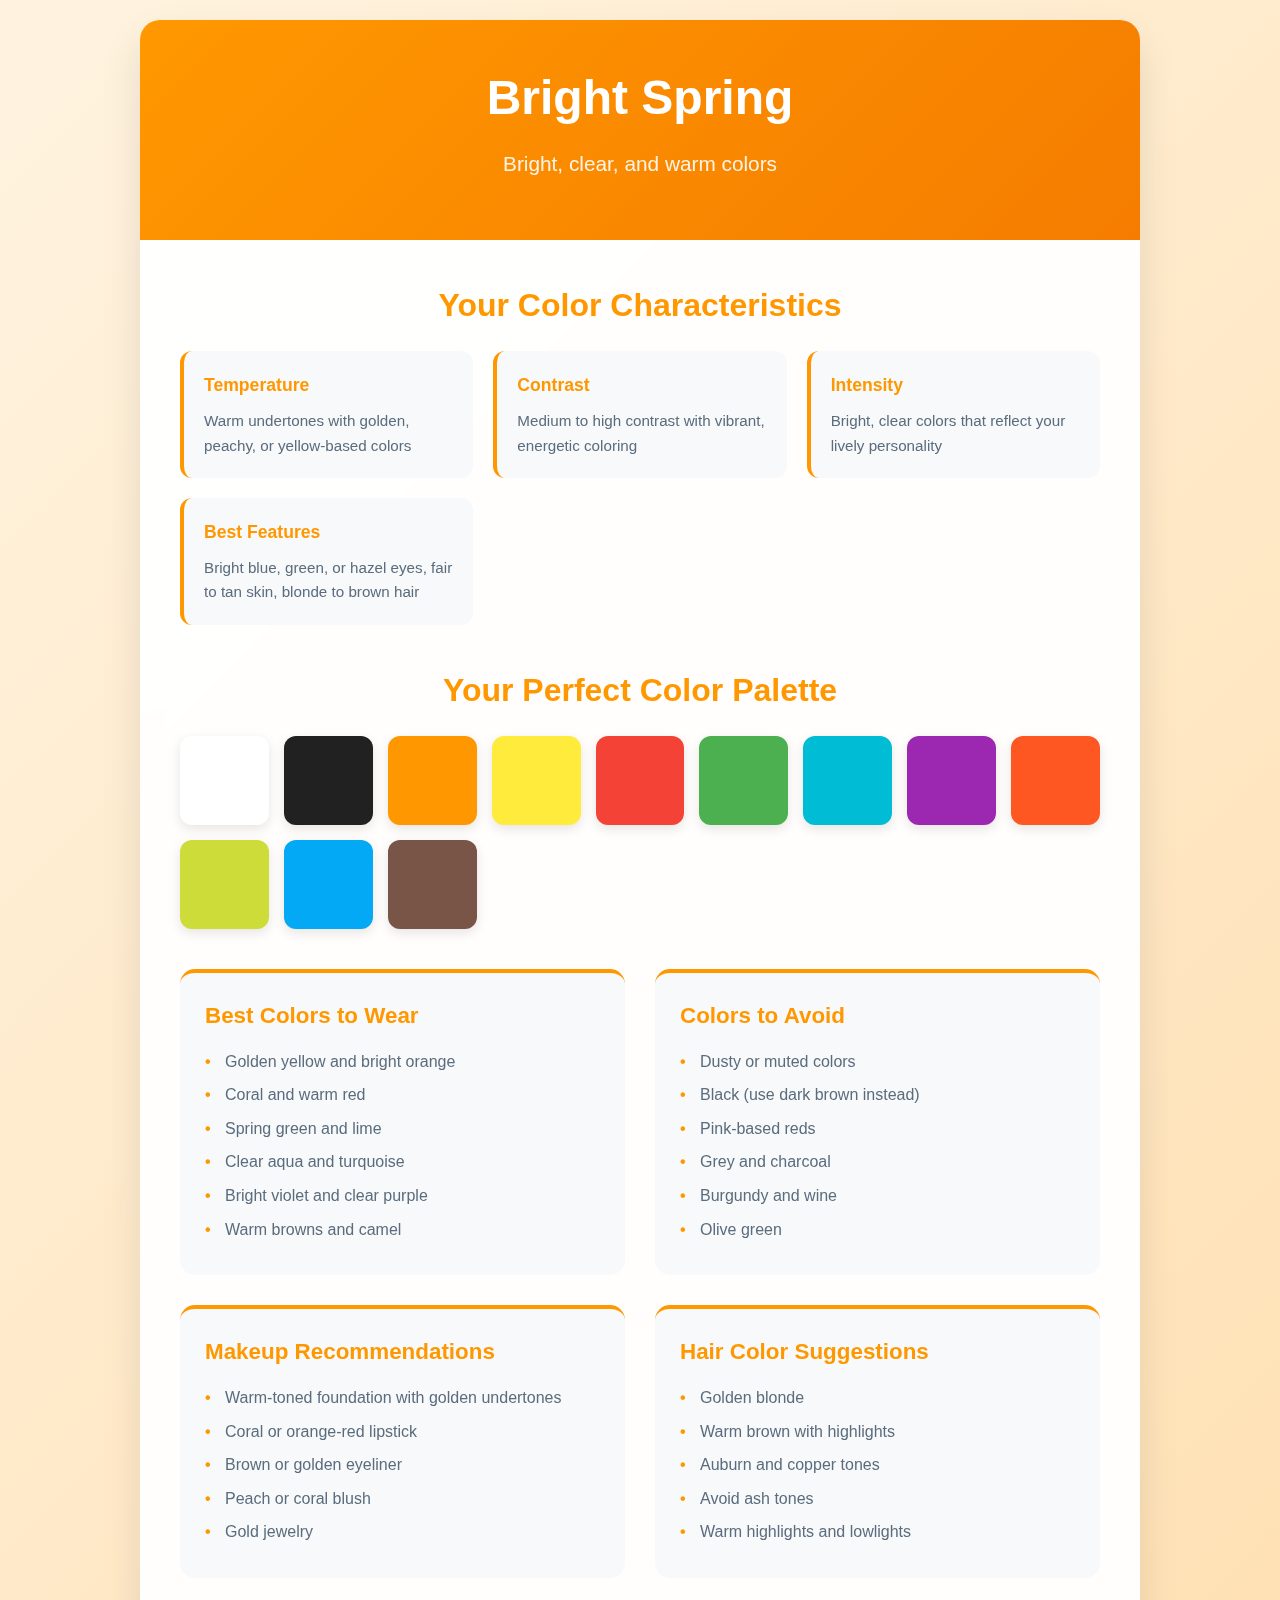
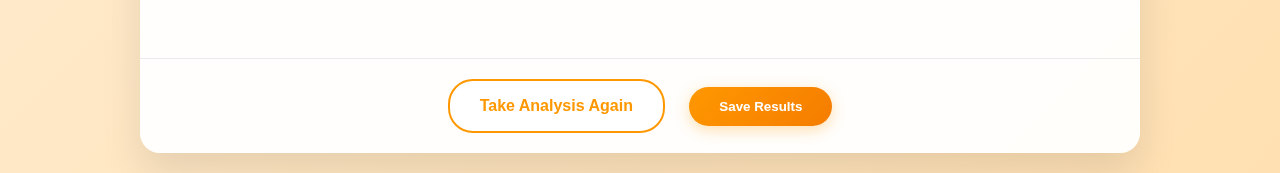
<file: bright-spring.html>
<!DOCTYPE html>
<html lang="en">
<head>
  <meta charset="UTF-8">
  <meta name="viewport" content="width=device-width, initial-scale=1.0">
  <title>Bright Spring - Your Color Analysis Results</title>
  <link rel="stylesheet" href="result-styles.css">
  <style>
    :root {
      --primary-color: #ff9800;
      --secondary-color: #f57c00;
      --primary-bg: #fff3e0;
      --secondary-bg: #ffe0b2;
      --primary-rgb: 255, 152, 0;
    }
  </style>
</head>
<body>
  <div class="result-container">
    <div class="header">
      <h1>Bright Spring</h1>
      <p class="subtitle">Bright, clear, and warm colors</p>
      <div class="user-colors" id="userColors"></div>
    </div>
    
    <div class="content">
      <div class="characteristics">
        <h2>Your Color Characteristics</h2>
        <div class="char-grid">
          <div class="char-item">
            <h3>Temperature</h3>
            <p>Warm undertones with golden, peachy, or yellow-based colors</p>
          </div>
          <div class="char-item">
            <h3>Contrast</h3>
            <p>Medium to high contrast with vibrant, energetic coloring</p>
          </div>
          <div class="char-item">
            <h3>Intensity</h3>
            <p>Bright, clear colors that reflect your lively personality</p>
          </div>
          <div class="char-item">
            <h3>Best Features</h3>
            <p>Bright blue, green, or hazel eyes, fair to tan skin, blonde to brown hair</p>
          </div>
        </div>
      </div>

      <div class="color-palette">
        <h2>Your Perfect Color Palette</h2>
        <div class="palette-grid">
          <div class="color-swatch" style="background-color: #ffffff" data-color="Bright White"></div>
          <div class="color-swatch" style="background-color: #212121" data-color="Black Brown"></div>
          <div class="color-swatch" style="background-color: #ff9800" data-color="Bright Orange"></div>
          <div class="color-swatch" style="background-color: #ffeb3b" data-color="Golden Yellow"></div>
          <div class="color-swatch" style="background-color: #f44336" data-color="Coral Red"></div>
          <div class="color-swatch" style="background-color: #4caf50" data-color="Spring Green"></div>
          <div class="color-swatch" style="background-color: #00bcd4" data-color="Aqua Blue"></div>
          <div class="color-swatch" style="background-color: #9c27b0" data-color="Bright Violet"></div>
          <div class="color-swatch" style="background-color: #ff5722" data-color="Warm Red"></div>
          <div class="color-swatch" style="background-color: #cddc39" data-color="Lime Green"></div>
          <div class="color-swatch" style="background-color: #03a9f4" data-color="Clear Blue"></div>
          <div class="color-swatch" style="background-color: #795548" data-color="Warm Brown"></div>
        </div>
      </div>

      <div class="recommendations">
        <div class="recommendation-section">
          <h3>Best Colors to Wear</h3>
          <ul>
            <li>Golden yellow and bright orange</li>
            <li>Coral and warm red</li>
            <li>Spring green and lime</li>
            <li>Clear aqua and turquoise</li>
            <li>Bright violet and clear purple</li>
            <li>Warm browns and camel</li>
          </ul>
        </div>
        
        <div class="recommendation-section">
          <h3>Colors to Avoid</h3>
          <ul>
            <li>Dusty or muted colors</li>
            <li>Black (use dark brown instead)</li>
            <li>Pink-based reds</li>
            <li>Grey and charcoal</li>
            <li>Burgundy and wine</li>
            <li>Olive green</li>
          </ul>
        </div>
        
        <div class="recommendation-section">
          <h3>Makeup Recommendations</h3>
          <ul>
            <li>Warm-toned foundation with golden undertones</li>
            <li>Coral or orange-red lipstick</li>
            <li>Brown or golden eyeliner</li>
            <li>Peach or coral blush</li>
            <li>Gold jewelry</li>
          </ul>
        </div>
        
        <div class="recommendation-section">
          <h3>Hair Color Suggestions</h3>
          <ul>
            <li>Golden blonde</li>
            <li>Warm brown with highlights</li>
            <li>Auburn and copper tones</li>
            <li>Avoid ash tones</li>
            <li>Warm highlights and lowlights</li>
          </ul>
        </div>
      </div>
    </div>
    
    <div class="actions">
      <a href="index.html" class="btn btn-secondary">Take Analysis Again</a>
      <button onclick="window.print()" class="btn btn-primary">Save Results</button>
    </div>
  </div>

  <script>
    const userColors = JSON.parse(localStorage.getItem('userColors') || '{}');
    const userColorsDiv = document.getElementById('userColors');
    
    if (userColors.skin && userColors.eyes && userColors.hair) {
      userColorsDiv.innerHTML = `
        <div class="user-color" style="background-color: ${userColors.skin}" title="Your Skin Tone"></div>
        <div class="user-color" style="background-color: ${userColors.eyes}" title="Your Eye Color"></div>
        <div class="user-color" style="background-color: ${userColors.hair}" title="Your Hair Color"></div>
      `;
    }
  </script>
</body>
</html>
</file>
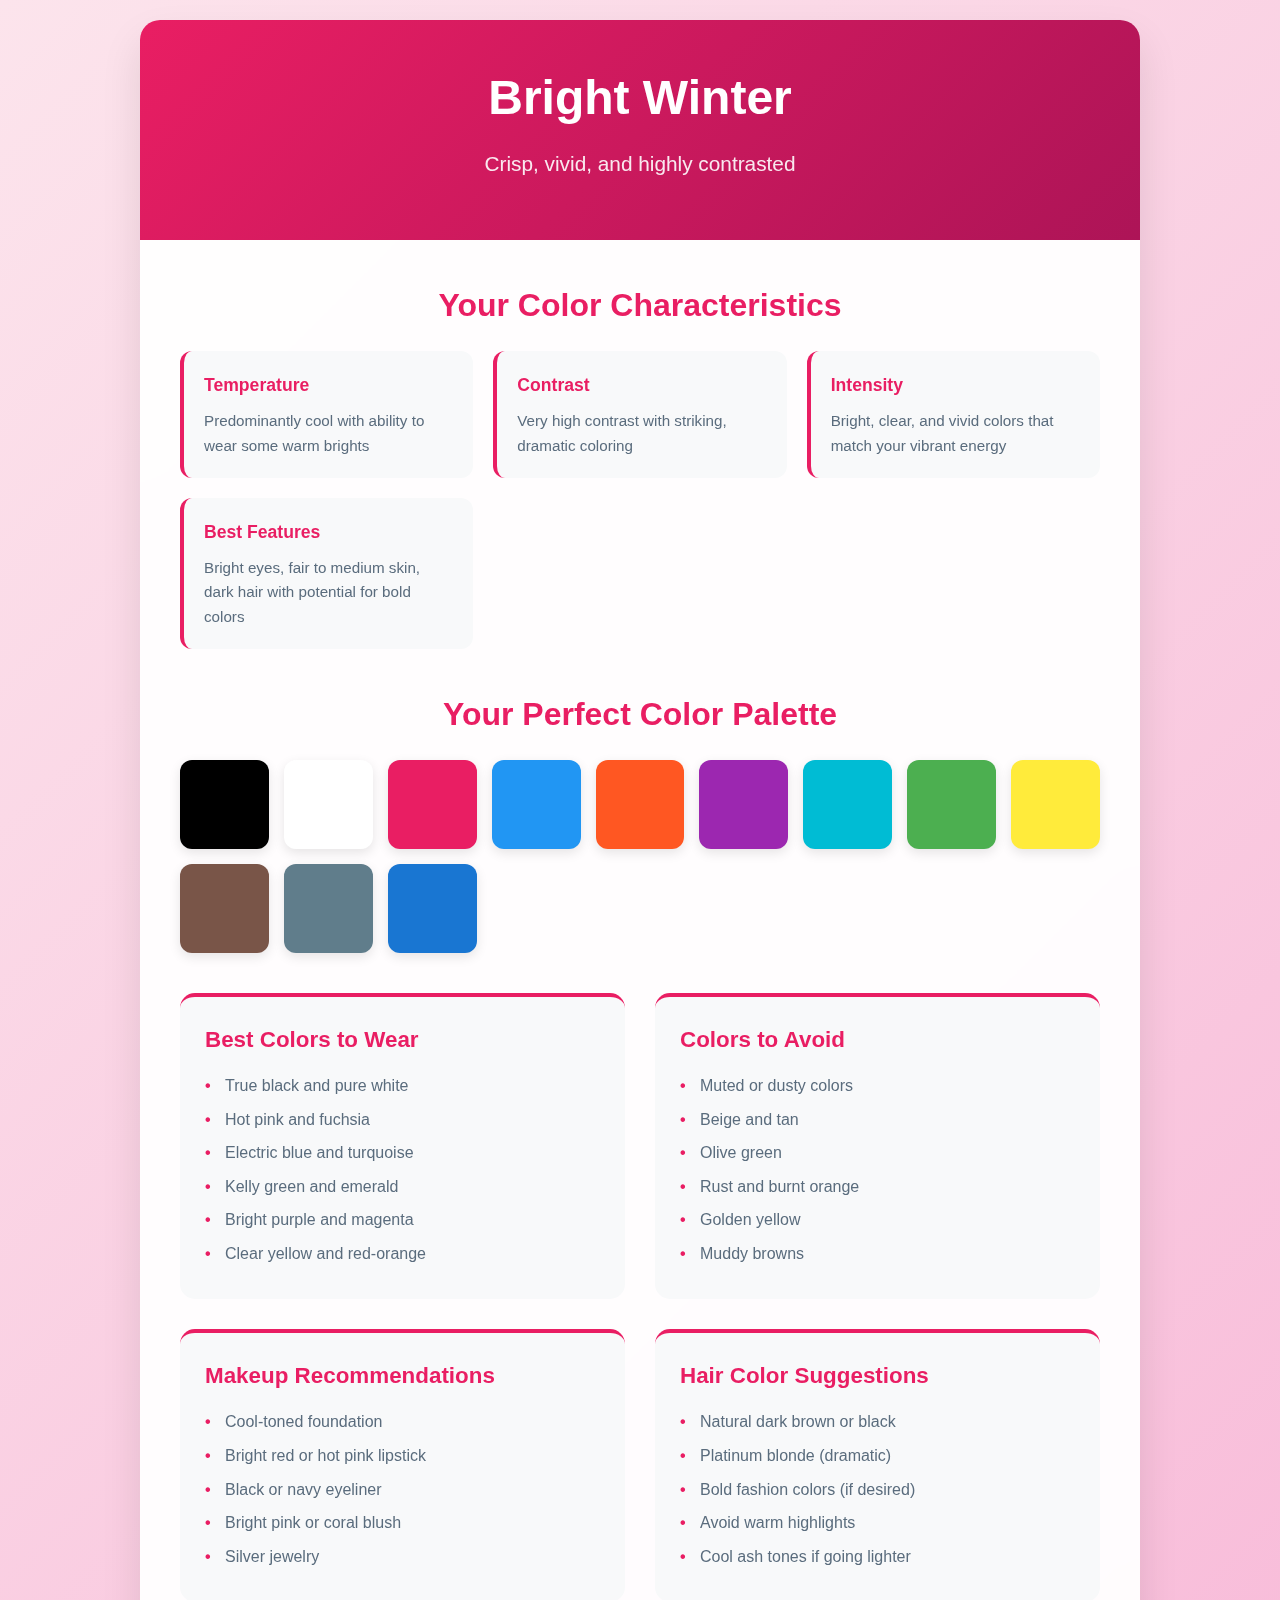
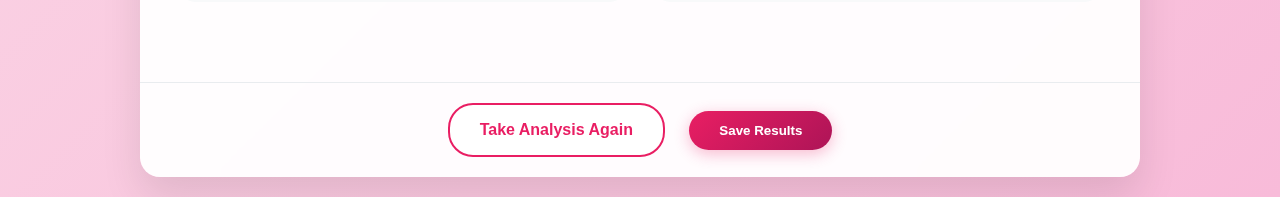
<file: bright-winter.html>
<!DOCTYPE html>
<html lang="en">
<head>
  <meta charset="UTF-8">
  <meta name="viewport" content="width=device-width, initial-scale=1.0">
  <title>Bright Winter - Your Color Analysis Results</title>
  <link rel="stylesheet" href="result-styles.css">
  <style>
    :root {
      --primary-color: #e91e63;
      --secondary-color: #ad1457;
      --primary-bg: #fce4ec;
      --secondary-bg: #f8bbd9;
      --primary-rgb: 233, 30, 99;
    }
  </style>
</head>
<body>
  <div class="result-container">
    <div class="header">
      <h1>Bright Winter</h1>
      <p class="subtitle">Crisp, vivid, and highly contrasted</p>
      <div class="user-colors" id="userColors"></div>
    </div>
    
    <div class="content">
      <div class="characteristics">
        <h2>Your Color Characteristics</h2>
        <div class="char-grid">
          <div class="char-item">
            <h3>Temperature</h3>
            <p>Predominantly cool with ability to wear some warm brights</p>
          </div>
          <div class="char-item">
            <h3>Contrast</h3>
            <p>Very high contrast with striking, dramatic coloring</p>
          </div>
          <div class="char-item">
            <h3>Intensity</h3>
            <p>Bright, clear, and vivid colors that match your vibrant energy</p>
          </div>
          <div class="char-item">
            <h3>Best Features</h3>
            <p>Bright eyes, fair to medium skin, dark hair with potential for bold colors</p>
          </div>
        </div>
      </div>

      <div class="color-palette">
        <h2>Your Perfect Color Palette</h2>
        <div class="palette-grid">
          <div class="color-swatch" style="background-color: #000000" data-color="True Black"></div>
          <div class="color-swatch" style="background-color: #FFFFFF" data-color="Pure White"></div>
          <div class="color-swatch" style="background-color: #e91e63" data-color="Hot Pink"></div>
          <div class="color-swatch" style="background-color: #2196f3" data-color="Electric Blue"></div>
          <div class="color-swatch" style="background-color: #ff5722" data-color="Red Orange"></div>
          <div class="color-swatch" style="background-color: #9c27b0" data-color="Bright Purple"></div>
          <div class="color-swatch" style="background-color: #00bcd4" data-color="Turquoise"></div>
          <div class="color-swatch" style="background-color: #4caf50" data-color="Kelly Green"></div>
          <div class="color-swatch" style="background-color: #ffeb3b" data-color="Bright Yellow"></div>
          <div class="color-swatch" style="background-color: #795548" data-color="Chocolate Brown"></div>
          <div class="color-swatch" style="background-color: #607d8b" data-color="Steel Grey"></div>
          <div class="color-swatch" style="background-color: #1976d2" data-color="Cobalt Blue"></div>
        </div>
      </div>

      <div class="recommendations">
        <div class="recommendation-section">
          <h3>Best Colors to Wear</h3>
          <ul>
            <li>True black and pure white</li>
            <li>Hot pink and fuchsia</li>
            <li>Electric blue and turquoise</li>
            <li>Kelly green and emerald</li>
            <li>Bright purple and magenta</li>
            <li>Clear yellow and red-orange</li>
          </ul>
        </div>
        
        <div class="recommendation-section">
          <h3>Colors to Avoid</h3>
          <ul>
            <li>Muted or dusty colors</li>
            <li>Beige and tan</li>
            <li>Olive green</li>
            <li>Rust and burnt orange</li>
            <li>Golden yellow</li>
            <li>Muddy browns</li>
          </ul>
        </div>
        
        <div class="recommendation-section">
          <h3>Makeup Recommendations</h3>
          <ul>
            <li>Cool-toned foundation</li>
            <li>Bright red or hot pink lipstick</li>
            <li>Black or navy eyeliner</li>
            <li>Bright pink or coral blush</li>
            <li>Silver jewelry</li>
          </ul>
        </div>
        
        <div class="recommendation-section">
          <h3>Hair Color Suggestions</h3>
          <ul>
            <li>Natural dark brown or black</li>
            <li>Platinum blonde (dramatic)</li>
            <li>Bold fashion colors (if desired)</li>
            <li>Avoid warm highlights</li>
            <li>Cool ash tones if going lighter</li>
          </ul>
        </div>
      </div>
    </div>
    
    <div class="actions">
      <a href="index.html" class="btn btn-secondary">Take Analysis Again</a>
      <button onclick="window.print()" class="btn btn-primary">Save Results</button>
    </div>
  </div>

  <script>
    const userColors = JSON.parse(localStorage.getItem('userColors') || '{}');
    const userColorsDiv = document.getElementById('userColors');
    
    if (userColors.skin && userColors.eyes && userColors.hair) {
      userColorsDiv.innerHTML = `
        <div class="user-color" style="background-color: ${userColors.skin}" title="Your Skin Tone"></div>
        <div class="user-color" style="background-color: ${userColors.eyes}" title="Your Eye Color"></div>
        <div class="user-color" style="background-color: ${userColors.hair}" title="Your Hair Color"></div>
      `;
    }
  </script>
</body>
</html>
</file>
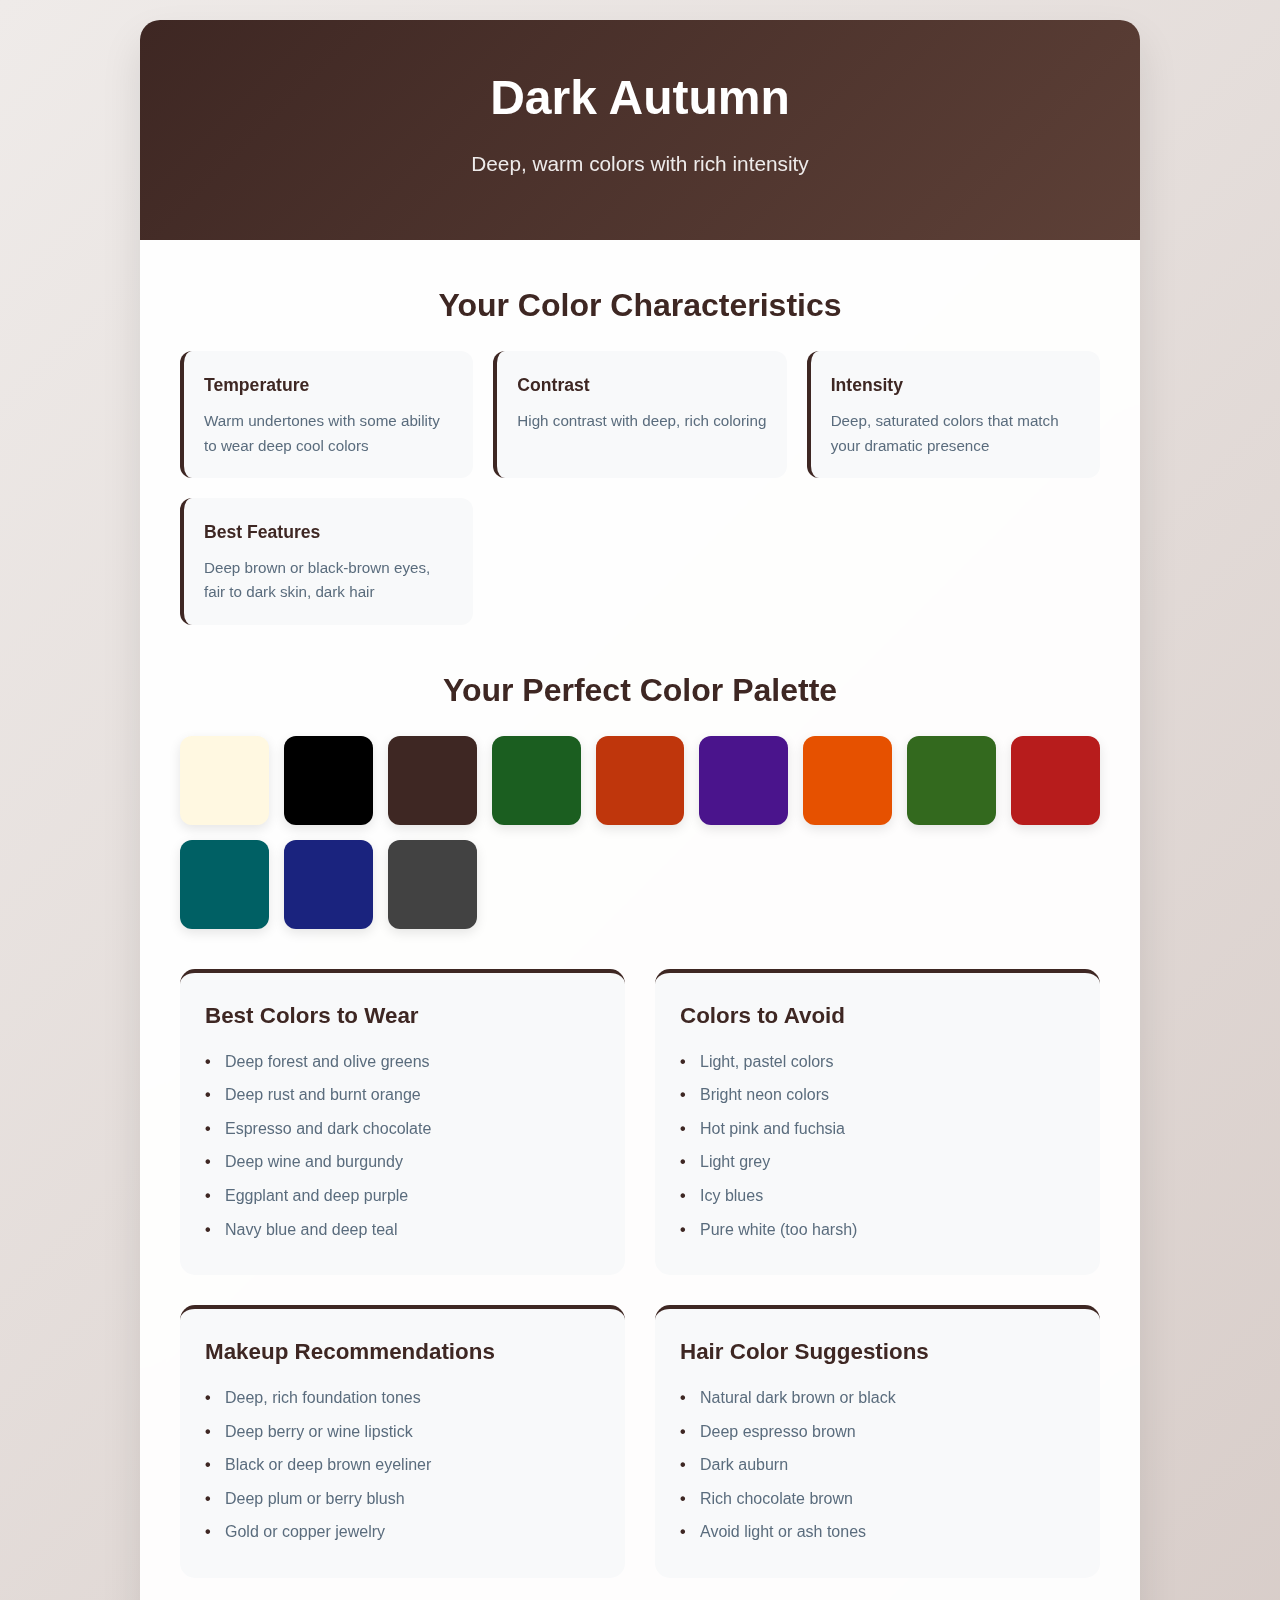
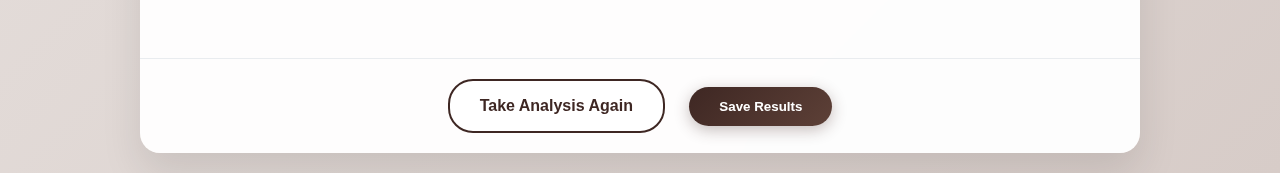
<file: dark-autumn.html>
<!DOCTYPE html>
<html lang="en">
<head>
  <meta charset="UTF-8">
  <meta name="viewport" content="width=device-width, initial-scale=1.0">
  <title>Dark Autumn - Your Color Analysis Results</title>
  <link rel="stylesheet" href="result-styles.css">
  <style>
    :root {
      --primary-color: #3e2723;
      --secondary-color: #5d4037;
      --primary-bg: #efebe9;
      --secondary-bg: #d7ccc8;
      --primary-rgb: 62, 39, 35;
    }
  </style>
</head>
<body>
  <div class="result-container">
    <div class="header">
      <h1>Dark Autumn</h1>
      <p class="subtitle">Deep, warm colors with rich intensity</p>
      <div class="user-colors" id="userColors"></div>
    </div>
    
    <div class="content">
      <div class="characteristics">
        <h2>Your Color Characteristics</h2>
        <div class="char-grid">
          <div class="char-item">
            <h3>Temperature</h3>
            <p>Warm undertones with some ability to wear deep cool colors</p>
          </div>
          <div class="char-item">
            <h3>Contrast</h3>
            <p>High contrast with deep, rich coloring</p>
          </div>
          <div class="char-item">
            <h3>Intensity</h3>
            <p>Deep, saturated colors that match your dramatic presence</p>
          </div>
          <div class="char-item">
            <h3>Best Features</h3>
            <p>Deep brown or black-brown eyes, fair to dark skin, dark hair</p>
          </div>
        </div>
      </div>

      <div class="color-palette">
        <h2>Your Perfect Color Palette</h2>
        <div class="palette-grid">
          <div class="color-swatch" style="background-color: #fff8e1" data-color="Cream"></div>
          <div class="color-swatch" style="background-color: #000000" data-color="True Black"></div>
          <div class="color-swatch" style="background-color: #3e2723" data-color="Espresso"></div>
          <div class="color-swatch" style="background-color: #1b5e20" data-color="Deep Forest"></div>
          <div class="color-swatch" style="background-color: #bf360c" data-color="Deep Rust"></div>
          <div class="color-swatch" style="background-color: #4a148c" data-color="Eggplant"></div>
          <div class="color-swatch" style="background-color: #e65100" data-color="Burnt Orange"></div>
          <div class="color-swatch" style="background-color: #33691e" data-color="Deep Olive"></div>
          <div class="color-swatch" style="background-color: #b71c1c" data-color="Deep Wine"></div>
          <div class="color-swatch" style="background-color: #006064" data-color="Deep Teal"></div>
          <div class="color-swatch" style="background-color: #1a237e" data-color="Navy Blue"></div>
          <div class="color-swatch" style="background-color: #424242" data-color="Charcoal"></div>
        </div>
      </div>

      <div class="recommendations">
        <div class="recommendation-section">
          <h3>Best Colors to Wear</h3>
          <ul>
            <li>Deep forest and olive greens</li>
            <li>Deep rust and burnt orange</li>
            <li>Espresso and dark chocolate</li>
            <li>Deep wine and burgundy</li>
            <li>Eggplant and deep purple</li>
            <li>Navy blue and deep teal</li>
          </ul>
        </div>
        
        <div class="recommendation-section">
          <h3>Colors to Avoid</h3>
          <ul>
            <li>Light, pastel colors</li>
            <li>Bright neon colors</li>
            <li>Hot pink and fuchsia</li>
            <li>Light grey</li>
            <li>Icy blues</li>
            <li>Pure white (too harsh)</li>
          </ul>
        </div>
        
        <div class="recommendation-section">
          <h3>Makeup Recommendations</h3>
          <ul>
            <li>Deep, rich foundation tones</li>
            <li>Deep berry or wine lipstick</li>
            <li>Black or deep brown eyeliner</li>
            <li>Deep plum or berry blush</li>
            <li>Gold or copper jewelry</li>
          </ul>
        </div>
        
        <div class="recommendation-section">
          <h3>Hair Color Suggestions</h3>
          <ul>
            <li>Natural dark brown or black</li>
            <li>Deep espresso brown</li>
            <li>Dark auburn</li>
            <li>Rich chocolate brown</li>
            <li>Avoid light or ash tones</li>
          </ul>
        </div>
      </div>
    </div>
    
    <div class="actions">
      <a href="index.html" class="btn btn-secondary">Take Analysis Again</a>
      <button onclick="window.print()" class="btn btn-primary">Save Results</button>
    </div>
  </div>

  <script>
    const userColors = JSON.parse(localStorage.getItem('userColors') || '{}');
    const userColorsDiv = document.getElementById('userColors');
    
    if (userColors.skin && userColors.eyes && userColors.hair) {
      userColorsDiv.innerHTML = `
        <div class="user-color" style="background-color: ${userColors.skin}" title="Your Skin Tone"></div>
        <div class="user-color" style="background-color: ${userColors.eyes}" title="Your Eye Color"></div>
        <div class="user-color" style="background-color: ${userColors.hair}" title="Your Hair Color"></div>
      `;
    }
  </script>
</body>
</html>
</file>
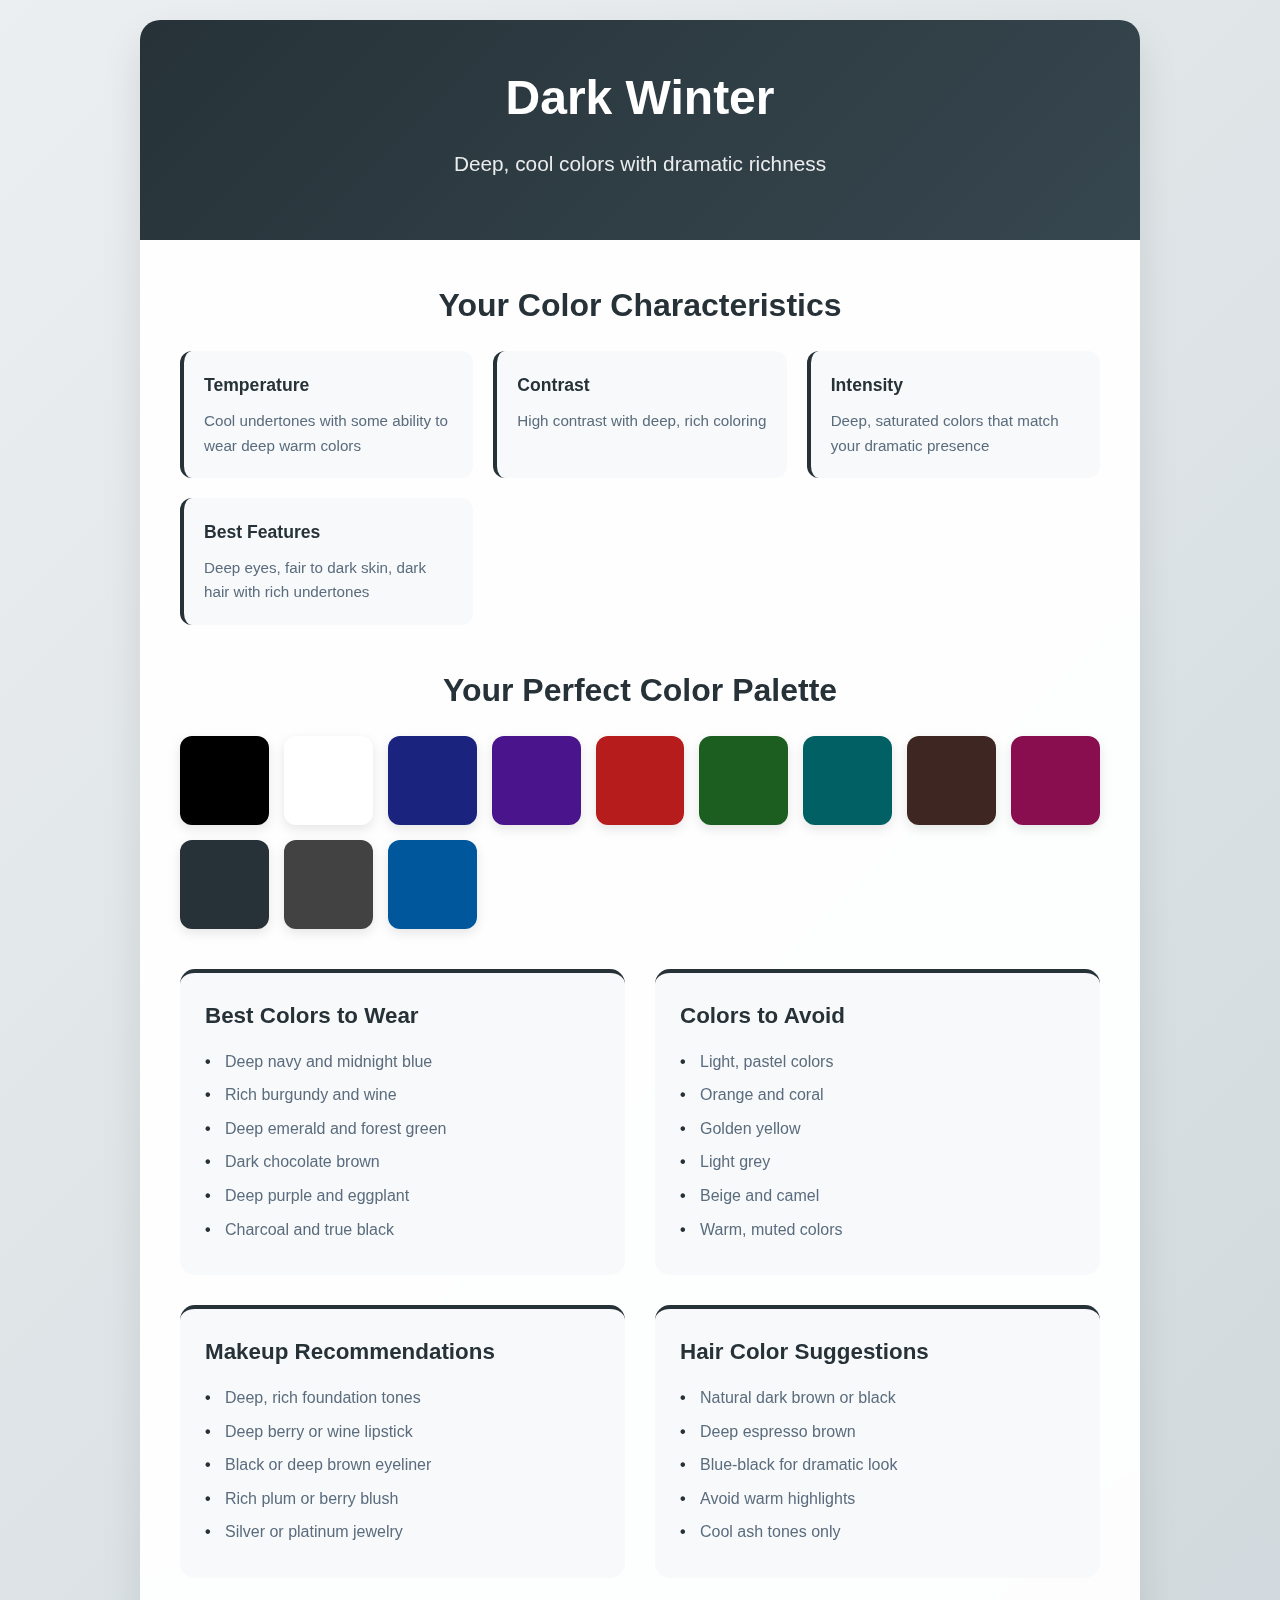
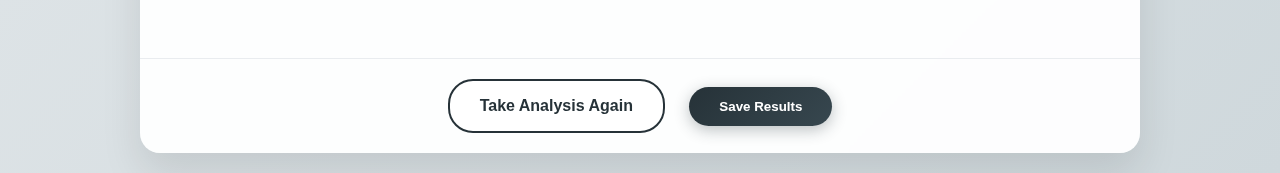
<file: dark-winter.html>
<!DOCTYPE html>
<html lang="en">
<head>
  <meta charset="UTF-8">
  <meta name="viewport" content="width=device-width, initial-scale=1.0">
  <title>Dark Winter - Your Color Analysis Results</title>
  <link rel="stylesheet" href="result-styles.css">
  <style>
    :root {
      --primary-color: #263238;
      --secondary-color: #37474f;
      --primary-bg: #eceff1;
      --secondary-bg: #cfd8dc;
      --primary-rgb: 38, 50, 56;
    }
  </style>
</head>
<body>
  <div class="result-container">
    <div class="header">
      <h1>Dark Winter</h1>
      <p class="subtitle">Deep, cool colors with dramatic richness</p>
      <div class="user-colors" id="userColors"></div>
    </div>
    
    <div class="content">
      <div class="characteristics">
        <h2>Your Color Characteristics</h2>
        <div class="char-grid">
          <div class="char-item">
            <h3>Temperature</h3>
            <p>Cool undertones with some ability to wear deep warm colors</p>
          </div>
          <div class="char-item">
            <h3>Contrast</h3>
            <p>High contrast with deep, rich coloring</p>
          </div>
          <div class="char-item">
            <h3>Intensity</h3>
            <p>Deep, saturated colors that match your dramatic presence</p>
          </div>
          <div class="char-item">
            <h3>Best Features</h3>
            <p>Deep eyes, fair to dark skin, dark hair with rich undertones</p>
          </div>
        </div>
      </div>

      <div class="color-palette">
        <h2>Your Perfect Color Palette</h2>
        <div class="palette-grid">
          <div class="color-swatch" style="background-color: #000000" data-color="True Black"></div>
          <div class="color-swatch" style="background-color: #FFFFFF" data-color="Pure White"></div>
          <div class="color-swatch" style="background-color: #1a237e" data-color="Deep Navy"></div>
          <div class="color-swatch" style="background-color: #4a148c" data-color="Deep Purple"></div>
          <div class="color-swatch" style="background-color: #b71c1c" data-color="Deep Red"></div>
          <div class="color-swatch" style="background-color: #1b5e20" data-color="Deep Green"></div>
          <div class="color-swatch" style="background-color: #006064" data-color="Deep Teal"></div>
          <div class="color-swatch" style="background-color: #3e2723" data-color="Dark Chocolate"></div>
          <div class="color-swatch" style="background-color: #880e4f" data-color="Deep Magenta"></div>
          <div class="color-swatch" style="background-color: #263238" data-color="Charcoal"></div>
          <div class="color-swatch" style="background-color: #424242" data-color="Anthracite"></div>
          <div class="color-swatch" style="background-color: #01579b" data-color="Midnight Blue"></div>
        </div>
      </div>

      <div class="recommendations">
        <div class="recommendation-section">
          <h3>Best Colors to Wear</h3>
          <ul>
            <li>Deep navy and midnight blue</li>
            <li>Rich burgundy and wine</li>
            <li>Deep emerald and forest green</li>
            <li>Dark chocolate brown</li>
            <li>Deep purple and eggplant</li>
            <li>Charcoal and true black</li>
          </ul>
        </div>
        
        <div class="recommendation-section">
          <h3>Colors to Avoid</h3>
          <ul>
            <li>Light, pastel colors</li>
            <li>Orange and coral</li>
            <li>Golden yellow</li>
            <li>Light grey</li>
            <li>Beige and camel</li>
            <li>Warm, muted colors</li>
          </ul>
        </div>
        
        <div class="recommendation-section">
          <h3>Makeup Recommendations</h3>
          <ul>
            <li>Deep, rich foundation tones</li>
            <li>Deep berry or wine lipstick</li>
            <li>Black or deep brown eyeliner</li>
            <li>Rich plum or berry blush</li>
            <li>Silver or platinum jewelry</li>
          </ul>
        </div>
        
        <div class="recommendation-section">
          <h3>Hair Color Suggestions</h3>
          <ul>
            <li>Natural dark brown or black</li>
            <li>Deep espresso brown</li>
            <li>Blue-black for dramatic look</li>
            <li>Avoid warm highlights</li>
            <li>Cool ash tones only</li>
          </ul>
        </div>
      </div>
    </div>
    
    <div class="actions">
      <a href="index.html" class="btn btn-secondary">Take Analysis Again</a>
      <button onclick="window.print()" class="btn btn-primary">Save Results</button>
    </div>
  </div>

  <script>
    const userColors = JSON.parse(localStorage.getItem('userColors') || '{}');
    const userColorsDiv = document.getElementById('userColors');
    
    if (userColors.skin && userColors.eyes && userColors.hair) {
      userColorsDiv.innerHTML = `
        <div class="user-color" style="background-color: ${userColors.skin}" title="Your Skin Tone"></div>
        <div class="user-color" style="background-color: ${userColors.eyes}" title="Your Eye Color"></div>
        <div class="user-color" style="background-color: ${userColors.hair}" title="Your Hair Color"></div>
      `;
    }
  </script>
</body>
</html>
</file>
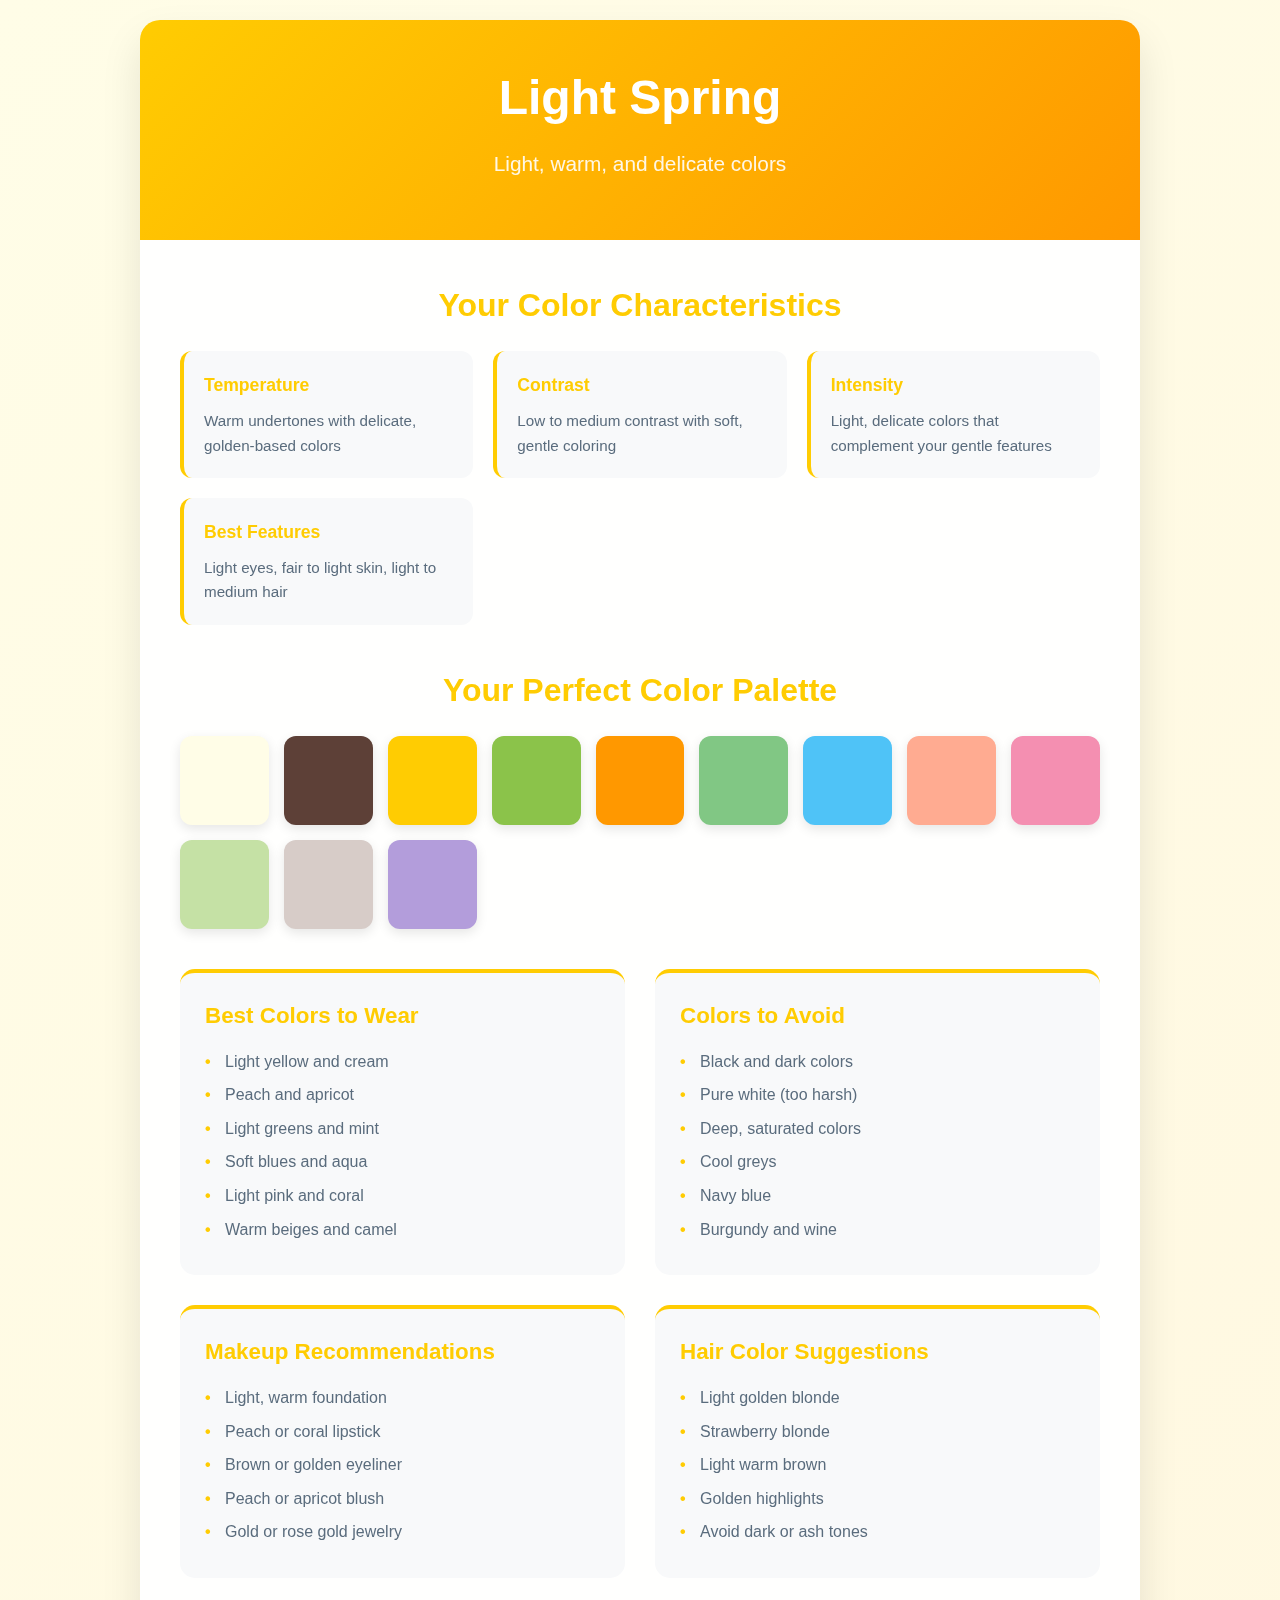
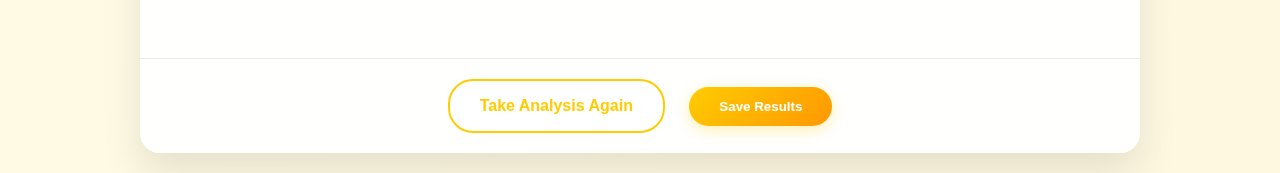
<file: light-spring.html>
<!DOCTYPE html>
<html lang="en">
<head>
  <meta charset="UTF-8">
  <meta name="viewport" content="width=device-width, initial-scale=1.0">
  <title>Light Spring - Your Color Analysis Results</title>
  <link rel="stylesheet" href="result-styles.css">
  <style>
    :root {
      --primary-color: #ffcc02;
      --secondary-color: #ff9800;
      --primary-bg: #fffde7;
      --secondary-bg: #fff8e1;
      --primary-rgb: 255, 204, 2;
    }
  </style>
</head>
<body>
  <div class="result-container">
    <div class="header">
      <h1>Light Spring</h1>
      <p class="subtitle">Light, warm, and delicate colors</p>
      <div class="user-colors" id="userColors"></div>
    </div>
    
    <div class="content">
      <div class="characteristics">
        <h2>Your Color Characteristics</h2>
        <div class="char-grid">
          <div class="char-item">
            <h3>Temperature</h3>
            <p>Warm undertones with delicate, golden-based colors</p>
          </div>
          <div class="char-item">
            <h3>Contrast</h3>
            <p>Low to medium contrast with soft, gentle coloring</p>
          </div>
          <div class="char-item">
            <h3>Intensity</h3>
            <p>Light, delicate colors that complement your gentle features</p>
          </div>
          <div class="char-item">
            <h3>Best Features</h3>
            <p>Light eyes, fair to light skin, light to medium hair</p>
          </div>
        </div>
      </div>

      <div class="color-palette">
        <h2>Your Perfect Color Palette</h2>
        <div class="palette-grid">
          <div class="color-swatch" style="background-color: #fffde7" data-color="Cream"></div>
          <div class="color-swatch" style="background-color: #5d4037" data-color="Cocoa"></div>
          <div class="color-swatch" style="background-color: #ffcc02" data-color="Light Yellow"></div>
          <div class="color-swatch" style="background-color: #8bc34a" data-color="Light Green"></div>
          <div class="color-swatch" style="background-color: #ff9800" data-color="Peach"></div>
          <div class="color-swatch" style="background-color: #81c784" data-color="Mint Green"></div>
          <div class="color-swatch" style="background-color: #4fc3f7" data-color="Light Blue"></div>
          <div class="color-swatch" style="background-color: #ffab91" data-color="Apricot"></div>
          <div class="color-swatch" style="background-color: #f48fb1" data-color="Light Pink"></div>
          <div class="color-swatch" style="background-color: #c5e1a5" data-color="Soft Green"></div>
          <div class="color-swatch" style="background-color: #d7ccc8" data-color="Light Beige"></div>
          <div class="color-swatch" style="background-color: #b39ddb" data-color="Light Lavender"></div>
        </div>
      </div>

      <div class="recommendations">
        <div class="recommendation-section">
          <h3>Best Colors to Wear</h3>
          <ul>
            <li>Light yellow and cream</li>
            <li>Peach and apricot</li>
            <li>Light greens and mint</li>
            <li>Soft blues and aqua</li>
            <li>Light pink and coral</li>
            <li>Warm beiges and camel</li>
          </ul>
        </div>
        
        <div class="recommendation-section">
          <h3>Colors to Avoid</h3>
          <ul>
            <li>Black and dark colors</li>
            <li>Pure white (too harsh)</li>
            <li>Deep, saturated colors</li>
            <li>Cool greys</li>
            <li>Navy blue</li>
            <li>Burgundy and wine</li>
          </ul>
        </div>
        
        <div class="recommendation-section">
          <h3>Makeup Recommendations</h3>
          <ul>
            <li>Light, warm foundation</li>
            <li>Peach or coral lipstick</li>
            <li>Brown or golden eyeliner</li>
            <li>Peach or apricot blush</li>
            <li>Gold or rose gold jewelry</li>
          </ul>
        </div>
        
        <div class="recommendation-section">
          <h3>Hair Color Suggestions</h3>
          <ul>
            <li>Light golden blonde</li>
            <li>Strawberry blonde</li>
            <li>Light warm brown</li>
            <li>Golden highlights</li>
            <li>Avoid dark or ash tones</li>
          </ul>
        </div>
      </div>
    </div>
    
    <div class="actions">
      <a href="index.html" class="btn btn-secondary">Take Analysis Again</a>
      <button onclick="window.print()" class="btn btn-primary">Save Results</button>
    </div>
  </div>

  <script>
    const userColors = JSON.parse(localStorage.getItem('userColors') || '{}');
    const userColorsDiv = document.getElementById('userColors');
    
    if (userColors.skin && userColors.eyes && userColors.hair) {
      userColorsDiv.innerHTML = `
        <div class="user-color" style="background-color: ${userColors.skin}" title="Your Skin Tone"></div>
        <div class="user-color" style="background-color: ${userColors.eyes}" title="Your Eye Color"></div>
        <div class="user-color" style="background-color: ${userColors.hair}" title="Your Hair Color"></div>
      `;
    }
  </script>
</body>
</html>
</file>
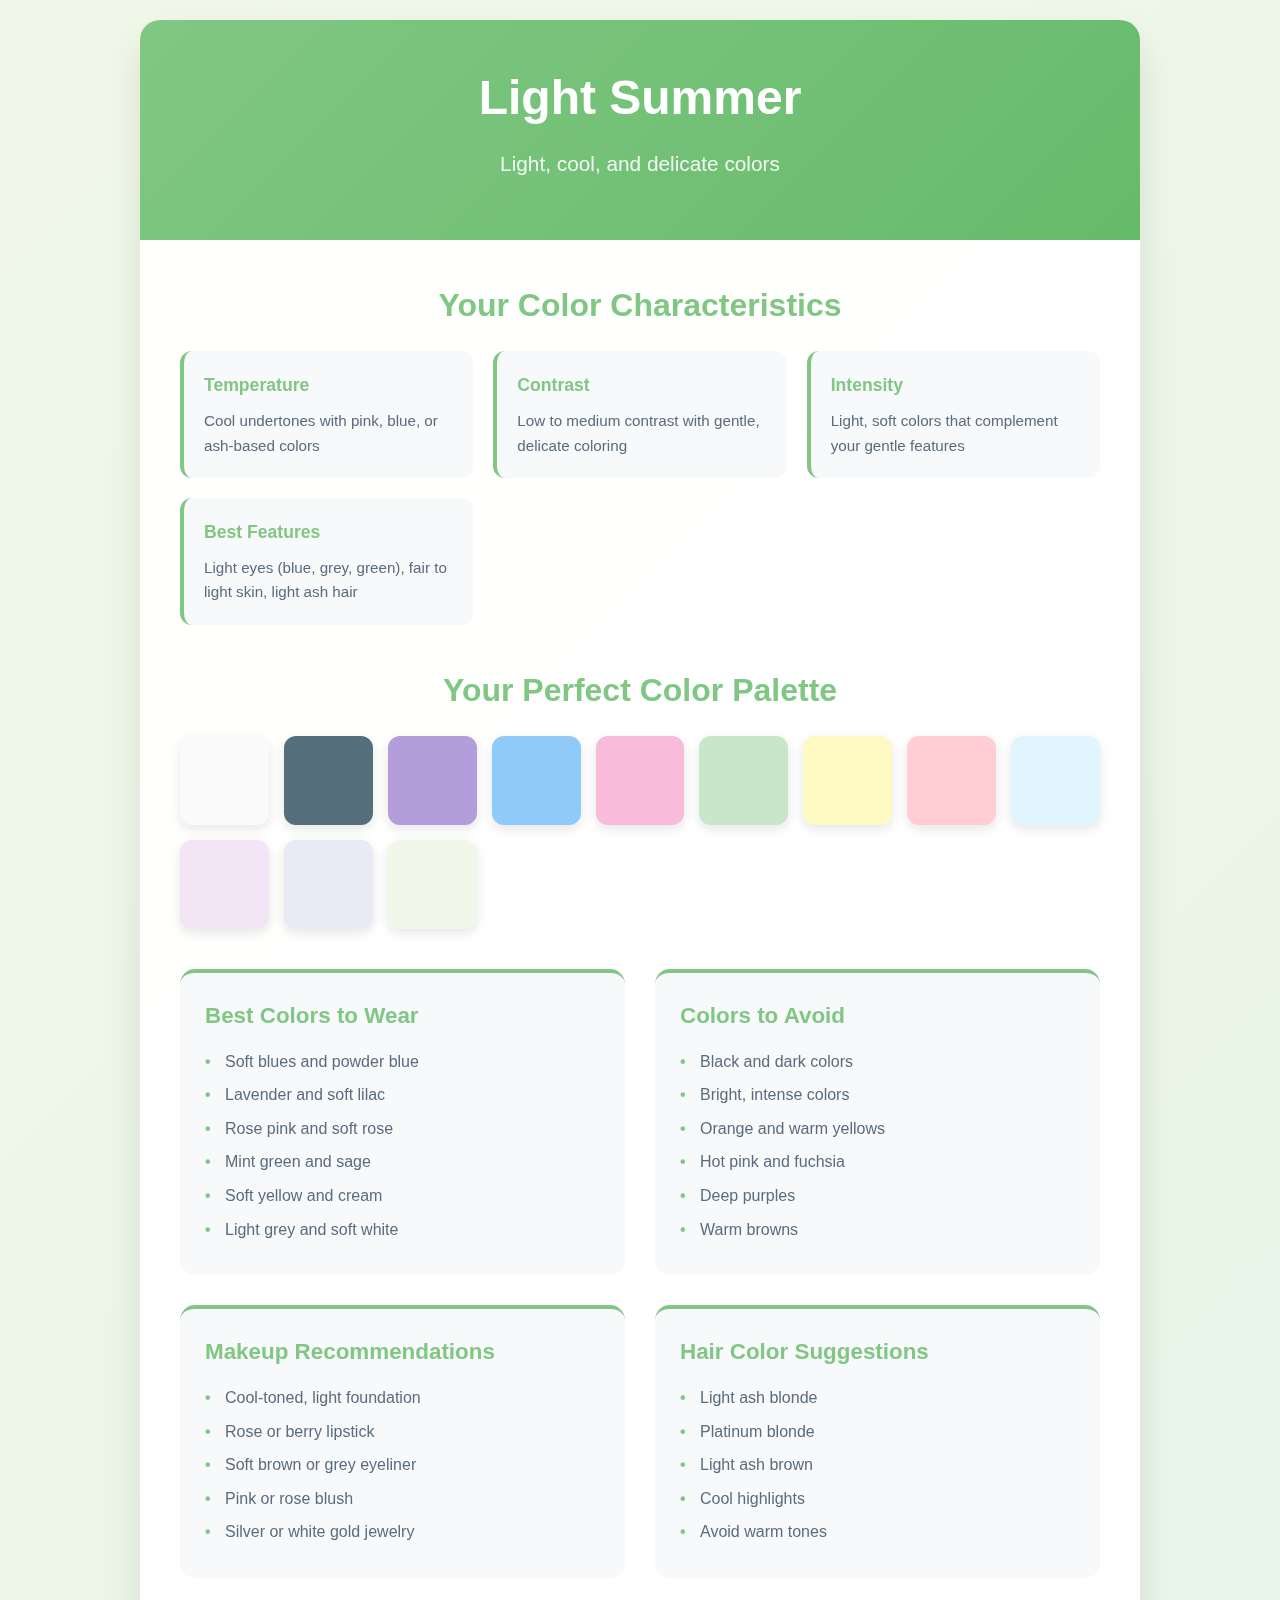
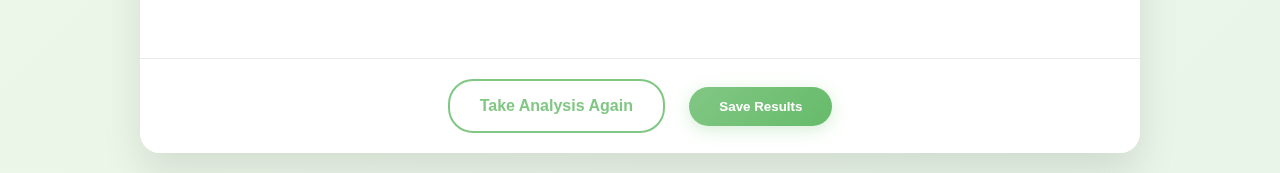
<file: light-summer.html>
<!DOCTYPE html>
<html lang="en">
<head>
  <meta charset="UTF-8">
  <meta name="viewport" content="width=device-width, initial-scale=1.0">
  <title>Light Summer - Your Color Analysis Results</title>
  <link rel="stylesheet" href="result-styles.css">
  <style>
    :root {
      --primary-color: #81c784;
      --secondary-color: #66bb6a;
      --primary-bg: #f1f8e9;
      --secondary-bg: #e8f5e8;
      --primary-rgb: 129, 199, 132;
    }
  </style>
</head>
<body>
  <div class="result-container">
    <div class="header">
      <h1>Light Summer</h1>
      <p class="subtitle">Light, cool, and delicate colors</p>
      <div class="user-colors" id="userColors"></div>
    </div>
    
    <div class="content">
      <div class="characteristics">
        <h2>Your Color Characteristics</h2>
        <div class="char-grid">
          <div class="char-item">
            <h3>Temperature</h3>
            <p>Cool undertones with pink, blue, or ash-based colors</p>
          </div>
          <div class="char-item">
            <h3>Contrast</h3>
            <p>Low to medium contrast with gentle, delicate coloring</p>
          </div>
          <div class="char-item">
            <h3>Intensity</h3>
            <p>Light, soft colors that complement your gentle features</p>
          </div>
          <div class="char-item">
            <h3>Best Features</h3>
            <p>Light eyes (blue, grey, green), fair to light skin, light ash hair</p>
          </div>
        </div>
      </div>

      <div class="color-palette">
        <h2>Your Perfect Color Palette</h2>
        <div class="palette-grid">
          <div class="color-swatch" style="background-color: #fafafa" data-color="Soft White"></div>
          <div class="color-swatch" style="background-color: #546e7a" data-color="Soft Black"></div>
          <div class="color-swatch" style="background-color: #b39ddb" data-color="Lavender"></div>
          <div class="color-swatch" style="background-color: #90caf9" data-color="Powder Blue"></div>
          <div class="color-swatch" style="background-color: #f8bbd9" data-color="Rose Pink"></div>
          <div class="color-swatch" style="background-color: #c8e6c9" data-color="Mint Green"></div>
          <div class="color-swatch" style="background-color: #fff9c4" data-color="Soft Yellow"></div>
          <div class="color-swatch" style="background-color: #ffcdd2" data-color="Soft Rose"></div>
          <div class="color-swatch" style="background-color: #e1f5fe" data-color="Ice Blue"></div>
          <div class="color-swatch" style="background-color: #f3e5f5" data-color="Soft Lilac"></div>
          <div class="color-swatch" style="background-color: #e8eaf6" data-color="Periwinkle"></div>
          <div class="color-swatch" style="background-color: #f1f8e9" data-color="Soft Sage"></div>
        </div>
      </div>

      <div class="recommendations">
        <div class="recommendation-section">
          <h3>Best Colors to Wear</h3>
          <ul>
            <li>Soft blues and powder blue</li>
            <li>Lavender and soft lilac</li>
            <li>Rose pink and soft rose</li>
            <li>Mint green and sage</li>
            <li>Soft yellow and cream</li>
            <li>Light grey and soft white</li>
          </ul>
        </div>
        
        <div class="recommendation-section">
          <h3>Colors to Avoid</h3>
          <ul>
            <li>Black and dark colors</li>
            <li>Bright, intense colors</li>
            <li>Orange and warm yellows</li>
            <li>Hot pink and fuchsia</li>
            <li>Deep purples</li>
            <li>Warm browns</li>
          </ul>
        </div>
        
        <div class="recommendation-section">
          <h3>Makeup Recommendations</h3>
          <ul>
            <li>Cool-toned, light foundation</li>
            <li>Rose or berry lipstick</li>
            <li>Soft brown or grey eyeliner</li>
            <li>Pink or rose blush</li>
            <li>Silver or white gold jewelry</li>
          </ul>
        </div>
        
        <div class="recommendation-section">
          <h3>Hair Color Suggestions</h3>
          <ul>
            <li>Light ash blonde</li>
            <li>Platinum blonde</li>
            <li>Light ash brown</li>
            <li>Cool highlights</li>
            <li>Avoid warm tones</li>
          </ul>
        </div>
      </div>
    </div>
    
    <div class="actions">
      <a href="index.html" class="btn btn-secondary">Take Analysis Again</a>
      <button onclick="window.print()" class="btn btn-primary">Save Results</button>
    </div>
  </div>

  <script>
    const userColors = JSON.parse(localStorage.getItem('userColors') || '{}');
    const userColorsDiv = document.getElementById('userColors');
    
    if (userColors.skin && userColors.eyes && userColors.hair) {
      userColorsDiv.innerHTML = `
        <div class="user-color" style="background-color: ${userColors.skin}" title="Your Skin Tone"></div>
        <div class="user-color" style="background-color: ${userColors.eyes}" title="Your Eye Color"></div>
        <div class="user-color" style="background-color: ${userColors.hair}" title="Your Hair Color"></div>
      `;
    }
  </script>
</body>
</html>
</file>
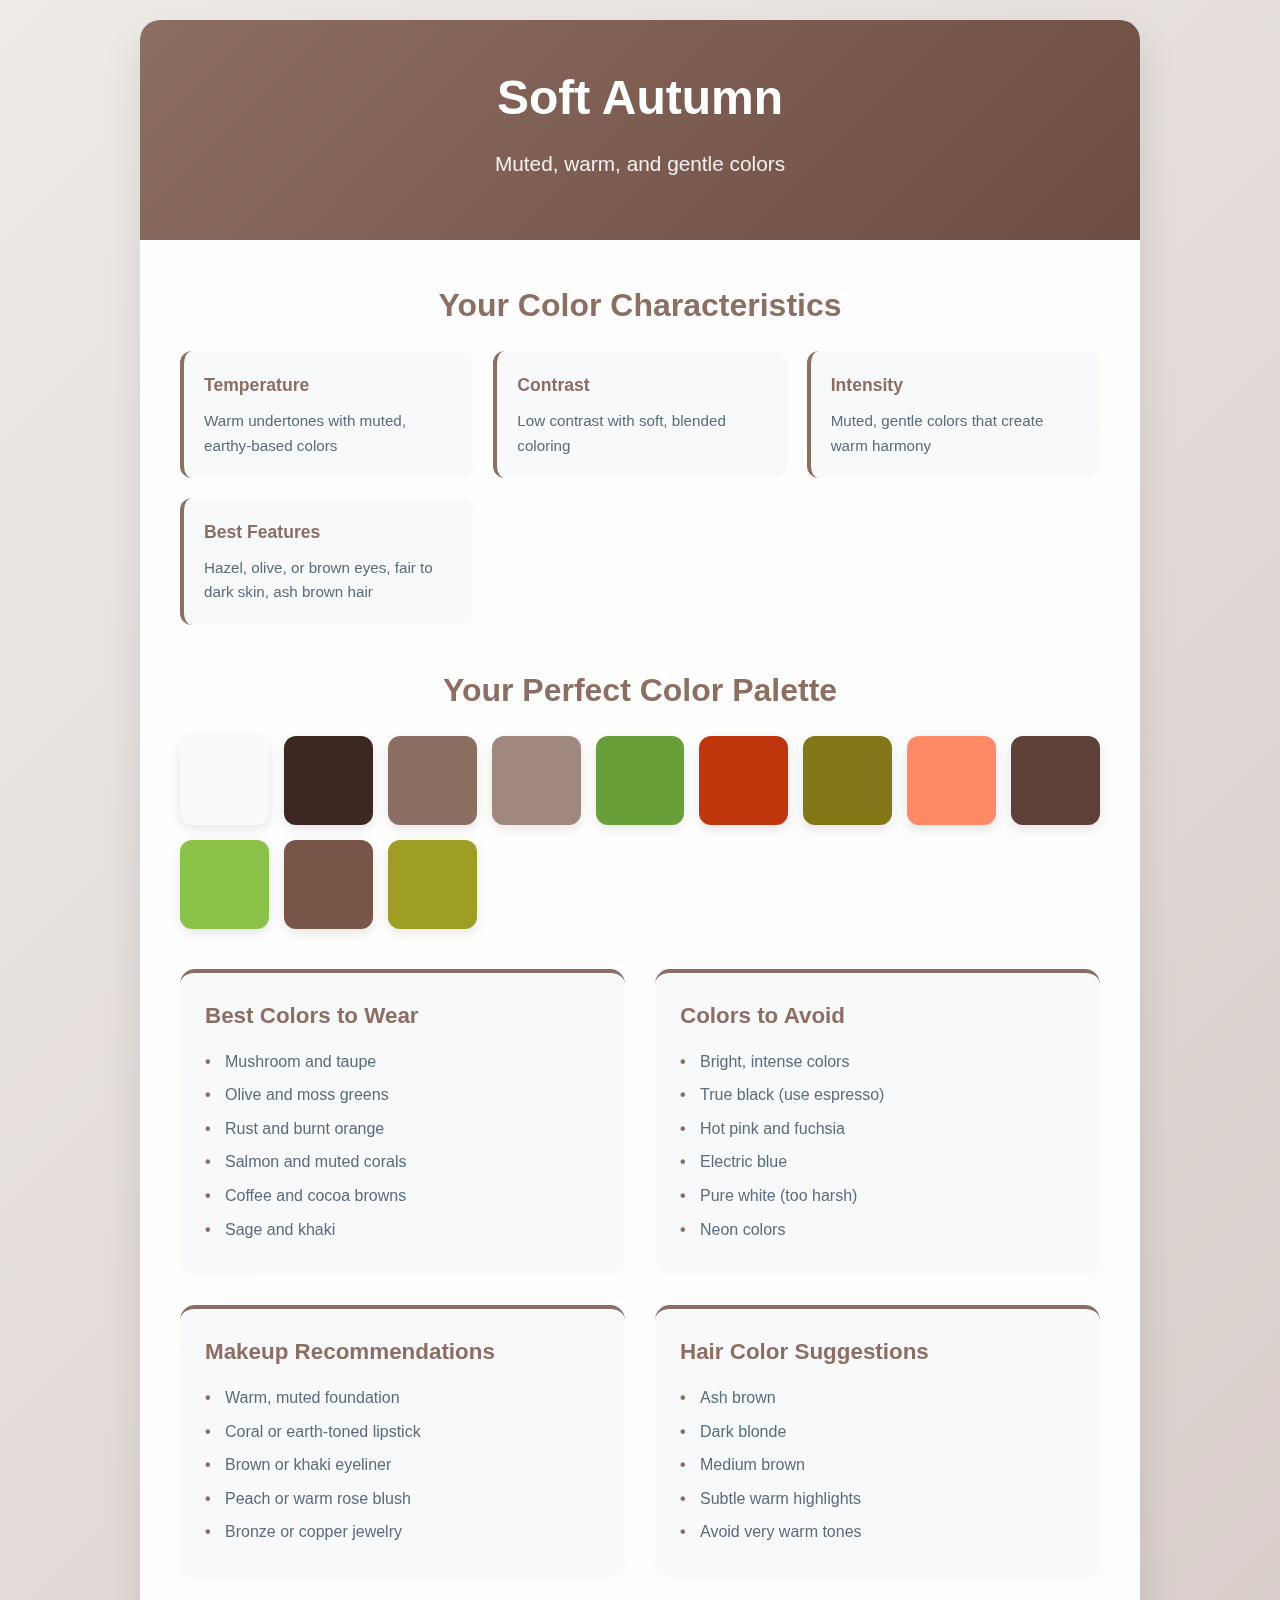
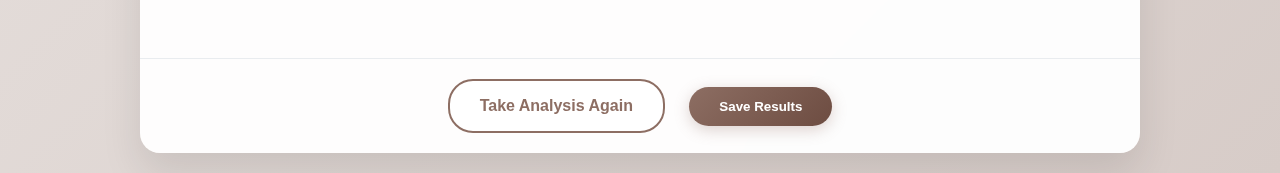
<file: soft-autumn.html>
<!DOCTYPE html>
<html lang="en">
<head>
  <meta charset="UTF-8">
  <meta name="viewport" content="width=device-width, initial-scale=1.0">
  <title>Soft Autumn - Your Color Analysis Results</title>
  <link rel="stylesheet" href="result-styles.css">
  <style>
    :root {
      --primary-color: #8d6e63;
      --secondary-color: #6d4c41;
      --primary-bg: #efebe9;
      --secondary-bg: #d7ccc8;
      --primary-rgb: 141, 110, 99;
    }
  </style>
</head>
<body>
  <div class="result-container">
    <div class="header">
      <h1>Soft Autumn</h1>
      <p class="subtitle">Muted, warm, and gentle colors</p>
      <div class="user-colors" id="userColors"></div>
    </div>
    
    <div class="content">
      <div class="characteristics">
        <h2>Your Color Characteristics</h2>
        <div class="char-grid">
          <div class="char-item">
            <h3>Temperature</h3>
            <p>Warm undertones with muted, earthy-based colors</p>
          </div>
          <div class="char-item">
            <h3>Contrast</h3>
            <p>Low contrast with soft, blended coloring</p>
          </div>
          <div class="char-item">
            <h3>Intensity</h3>
            <p>Muted, gentle colors that create warm harmony</p>
          </div>
          <div class="char-item">
            <h3>Best Features</h3>
            <p>Hazel, olive, or brown eyes, fair to dark skin, ash brown hair</p>
          </div>
        </div>
      </div>

      <div class="color-palette">
        <h2>Your Perfect Color Palette</h2>
        <div class="palette-grid">
          <div class="color-swatch" style="background-color: #fafafa" data-color="Oyster White"></div>
          <div class="color-swatch" style="background-color: #3e2723" data-color="Espresso"></div>
          <div class="color-swatch" style="background-color: #8d6e63" data-color="Mushroom"></div>
          <div class="color-swatch" style="background-color: #a1887f" data-color="Taupe"></div>
          <div class="color-swatch" style="background-color: #689f38" data-color="Olive Green"></div>
          <div class="color-swatch" style="background-color: #bf360c" data-color="Rust"></div>
          <div class="color-swatch" style="background-color: #827717" data-color="Moss Green"></div>
          <div class="color-swatch" style="background-color: #ff8a65" data-color="Salmon"></div>
          <div class="color-swatch" style="background-color: #5d4037" data-color="Coffee"></div>
          <div class="color-swatch" style="background-color: #8bc34a" data-color="Sage"></div>
          <div class="color-swatch" style="background-color: #795548" data-color="Cocoa"></div>
          <div class="color-swatch" style="background-color: #9e9d24" data-color="Khaki"></div>
        </div>
      </div>

      <div class="recommendations">
        <div class="recommendation-section">
          <h3>Best Colors to Wear</h3>
          <ul>
            <li>Mushroom and taupe</li>
            <li>Olive and moss greens</li>
            <li>Rust and burnt orange</li>
            <li>Salmon and muted corals</li>
            <li>Coffee and cocoa browns</li>
            <li>Sage and khaki</li>
          </ul>
        </div>
        
        <div class="recommendation-section">
          <h3>Colors to Avoid</h3>
          <ul>
            <li>Bright, intense colors</li>
            <li>True black (use espresso)</li>
            <li>Hot pink and fuchsia</li>
            <li>Electric blue</li>
            <li>Pure white (too harsh)</li>
            <li>Neon colors</li>
          </ul>
        </div>
        
        <div class="recommendation-section">
          <h3>Makeup Recommendations</h3>
          <ul>
            <li>Warm, muted foundation</li>
            <li>Coral or earth-toned lipstick</li>
            <li>Brown or khaki eyeliner</li>
            <li>Peach or warm rose blush</li>
            <li>Bronze or copper jewelry</li>
          </ul>
        </div>
        
        <div class="recommendation-section">
          <h3>Hair Color Suggestions</h3>
          <ul>
            <li>Ash brown</li>
            <li>Dark blonde</li>
            <li>Medium brown</li>
            <li>Subtle warm highlights</li>
            <li>Avoid very warm tones</li>
          </ul>
        </div>
      </div>
    </div>
    
    <div class="actions">
      <a href="index.html" class="btn btn-secondary">Take Analysis Again</a>
      <button onclick="window.print()" class="btn btn-primary">Save Results</button>
    </div>
  </div>

  <script>
    const userColors = JSON.parse(localStorage.getItem('userColors') || '{}');
    const userColorsDiv = document.getElementById('userColors');
    
    if (userColors.skin && userColors.eyes && userColors.hair) {
      userColorsDiv.innerHTML = `
        <div class="user-color" style="background-color: ${userColors.skin}" title="Your Skin Tone"></div>
        <div class="user-color" style="background-color: ${userColors.eyes}" title="Your Eye Color"></div>
        <div class="user-color" style="background-color: ${userColors.hair}" title="Your Hair Color"></div>
      `;
    }
  </script>
</body>
</html>
</file>
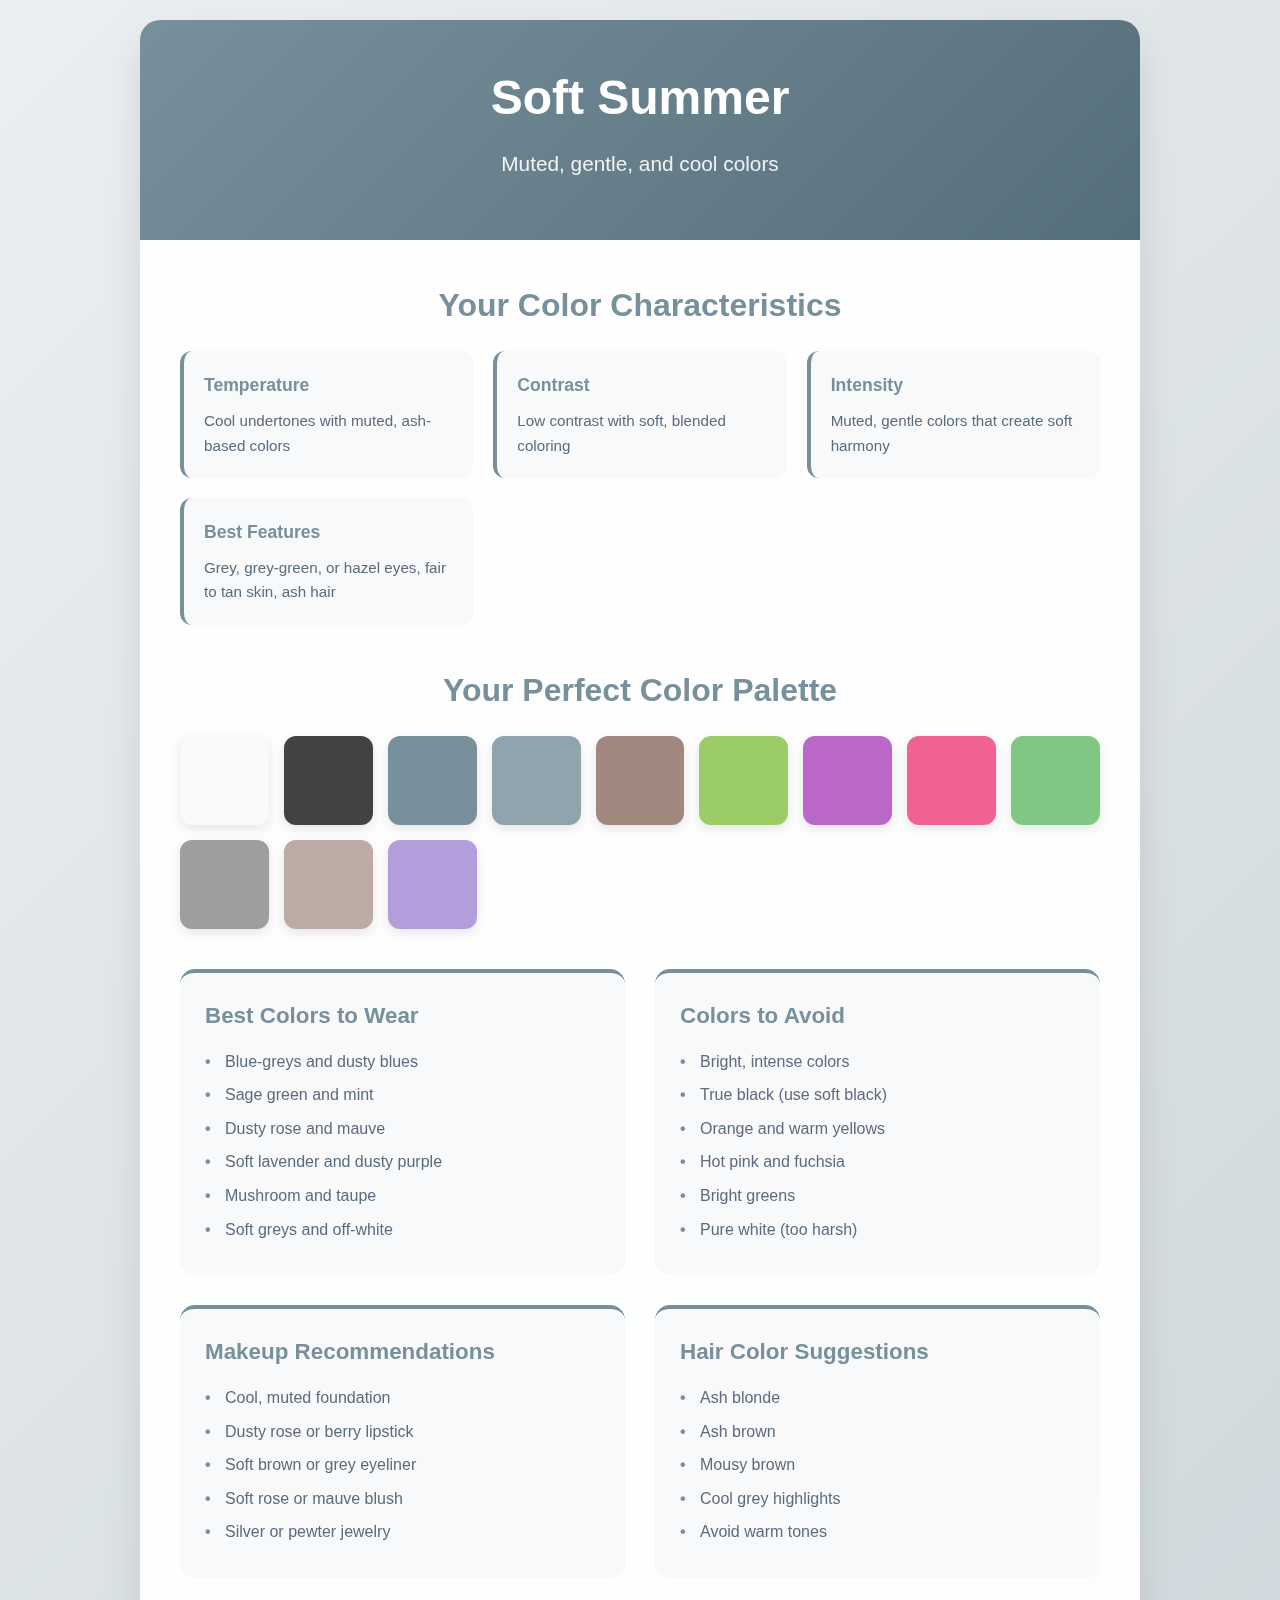
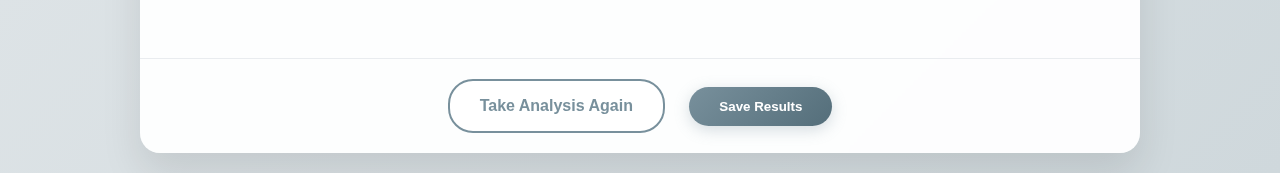
<file: soft-summer.html>
<!DOCTYPE html>
<html lang="en">
<head>
  <meta charset="UTF-8">
  <meta name="viewport" content="width=device-width, initial-scale=1.0">
  <title>Soft Summer - Your Color Analysis Results</title>
  <link rel="stylesheet" href="result-styles.css">
  <style>
    :root {
      --primary-color: #78909c;
      --secondary-color: #546e7a;
      --primary-bg: #eceff1;
      --secondary-bg: #cfd8dc;
      --primary-rgb: 120, 144, 156;
    }
  </style>
</head>
<body>
  <div class="result-container">
    <div class="header">
      <h1>Soft Summer</h1>
      <p class="subtitle">Muted, gentle, and cool colors</p>
      <div class="user-colors" id="userColors"></div>
    </div>
    
    <div class="content">
      <div class="characteristics">
        <h2>Your Color Characteristics</h2>
        <div class="char-grid">
          <div class="char-item">
            <h3>Temperature</h3>
            <p>Cool undertones with muted, ash-based colors</p>
          </div>
          <div class="char-item">
            <h3>Contrast</h3>
            <p>Low contrast with soft, blended coloring</p>
          </div>
          <div class="char-item">
            <h3>Intensity</h3>
            <p>Muted, gentle colors that create soft harmony</p>
          </div>
          <div class="char-item">
            <h3>Best Features</h3>
            <p>Grey, grey-green, or hazel eyes, fair to tan skin, ash hair</p>
          </div>
        </div>
      </div>

      <div class="color-palette">
        <h2>Your Perfect Color Palette</h2>
        <div class="palette-grid">
          <div class="color-swatch" style="background-color: #fafafa" data-color="Soft White"></div>
          <div class="color-swatch" style="background-color: #424242" data-color="Soft Black"></div>
          <div class="color-swatch" style="background-color: #78909c" data-color="Blue Grey"></div>
          <div class="color-swatch" style="background-color: #90a4ae" data-color="Dusty Blue"></div>
          <div class="color-swatch" style="background-color: #a1887f" data-color="Mushroom"></div>
          <div class="color-swatch" style="background-color: #9ccc65" data-color="Sage Green"></div>
          <div class="color-swatch" style="background-color: #ba68c8" data-color="Dusty Purple"></div>
          <div class="color-swatch" style="background-color: #f06292" data-color="Dusty Rose"></div>
          <div class="color-swatch" style="background-color: #81c784" data-color="Mint Green"></div>
          <div class="color-swatch" style="background-color: #9e9e9e" data-color="Soft Grey"></div>
          <div class="color-swatch" style="background-color: #bcaaa4" data-color="Taupe"></div>
          <div class="color-swatch" style="background-color: #b39ddb" data-color="Soft Lavender"></div>
        </div>
      </div>

      <div class="recommendations">
        <div class="recommendation-section">
          <h3>Best Colors to Wear</h3>
          <ul>
            <li>Blue-greys and dusty blues</li>
            <li>Sage green and mint</li>
            <li>Dusty rose and mauve</li>
            <li>Soft lavender and dusty purple</li>
            <li>Mushroom and taupe</li>
            <li>Soft greys and off-white</li>
          </ul>
        </div>
        
        <div class="recommendation-section">
          <h3>Colors to Avoid</h3>
          <ul>
            <li>Bright, intense colors</li>
            <li>True black (use soft black)</li>
            <li>Orange and warm yellows</li>
            <li>Hot pink and fuchsia</li>
            <li>Bright greens</li>
            <li>Pure white (too harsh)</li>
          </ul>
        </div>
        
        <div class="recommendation-section">
          <h3>Makeup Recommendations</h3>
          <ul>
            <li>Cool, muted foundation</li>
            <li>Dusty rose or berry lipstick</li>
            <li>Soft brown or grey eyeliner</li>
            <li>Soft rose or mauve blush</li>
            <li>Silver or pewter jewelry</li>
          </ul>
        </div>
        
        <div class="recommendation-section">
          <h3>Hair Color Suggestions</h3>
          <ul>
            <li>Ash blonde</li>
            <li>Ash brown</li>
            <li>Mousy brown</li>
            <li>Cool grey highlights</li>
            <li>Avoid warm tones</li>
          </ul>
        </div>
      </div>
    </div>
    
    <div class="actions">
      <a href="index.html" class="btn btn-secondary">Take Analysis Again</a>
      <button onclick="window.print()" class="btn btn-primary">Save Results</button>
    </div>
  </div>

  <script>
    const userColors = JSON.parse(localStorage.getItem('userColors') || '{}');
    const userColorsDiv = document.getElementById('userColors');
    
    if (userColors.skin && userColors.eyes && userColors.hair) {
      userColorsDiv.innerHTML = `
        <div class="user-color" style="background-color: ${userColors.skin}" title="Your Skin Tone"></div>
        <div class="user-color" style="background-color: ${userColors.eyes}" title="Your Eye Color"></div>
        <div class="user-color" style="background-color: ${userColors.hair}" title="Your Hair Color"></div>
      `;
    }
  </script>
</body>
</html>
</file>
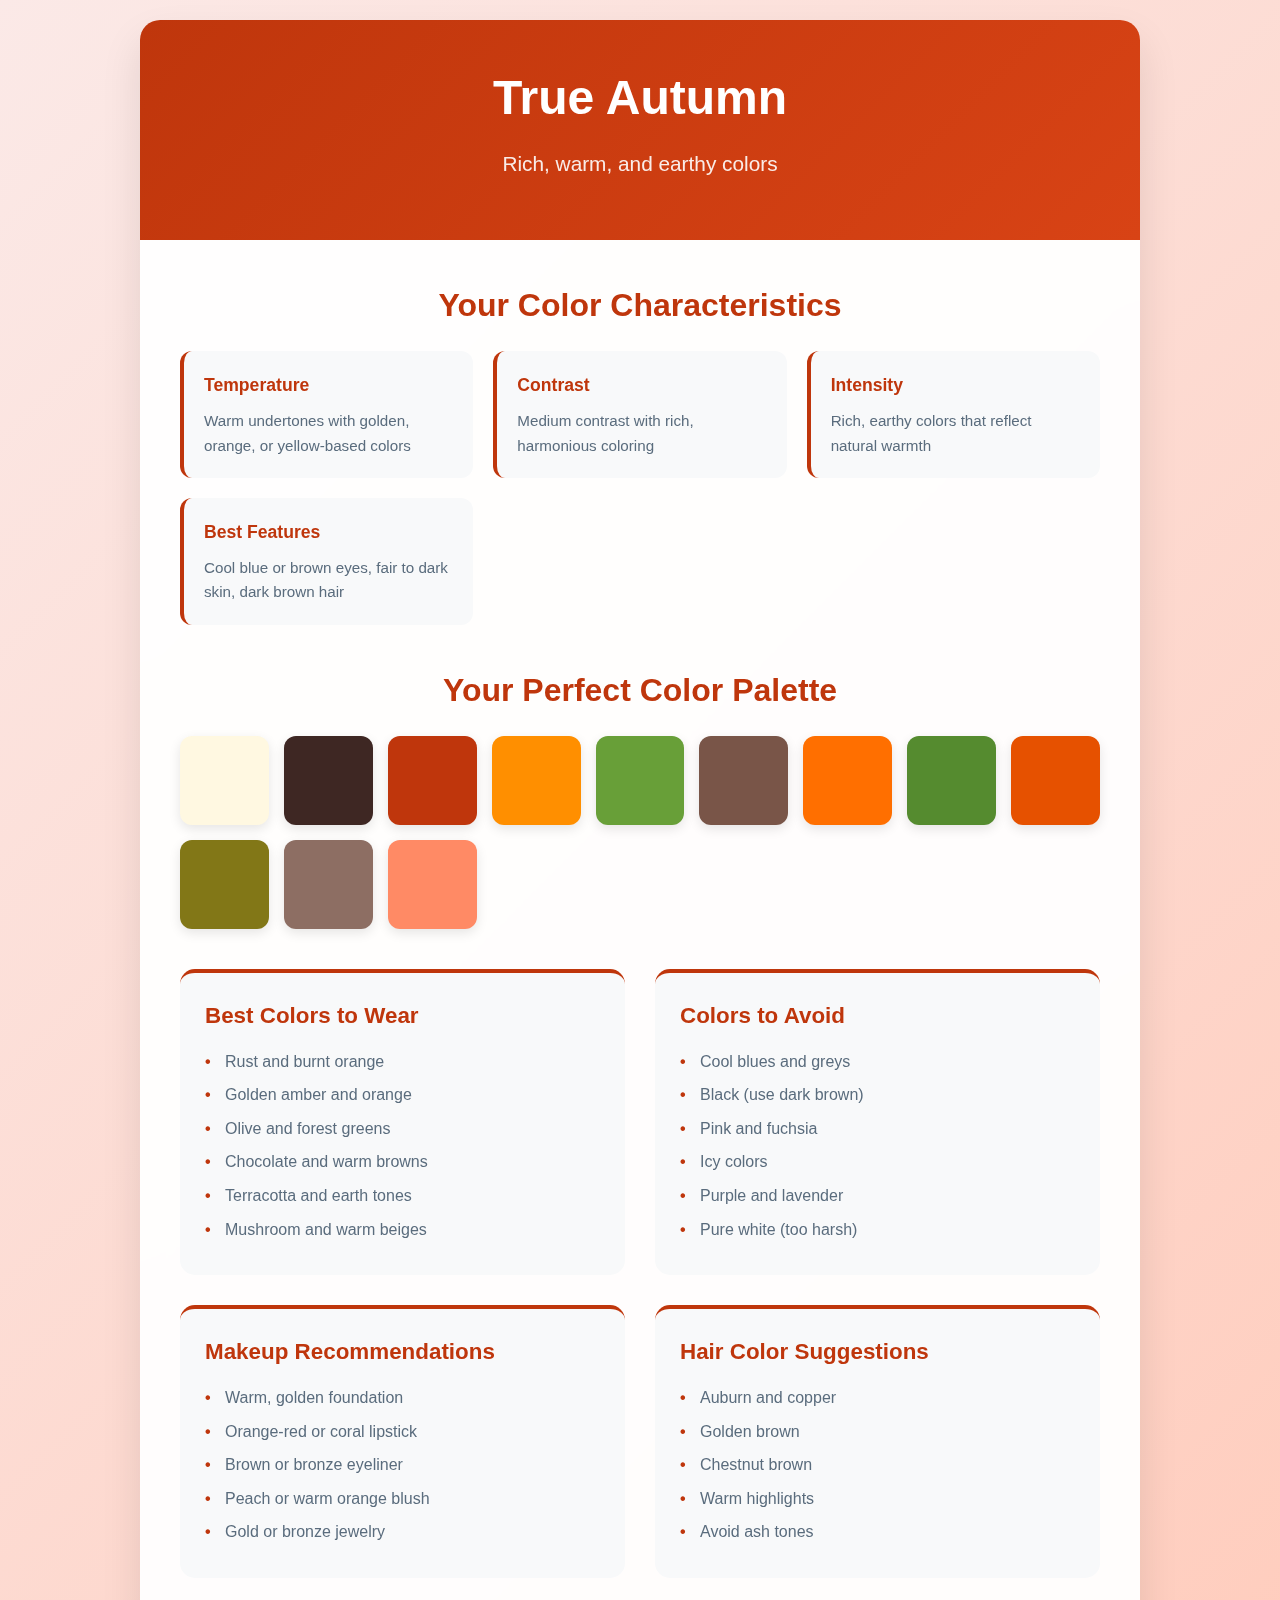
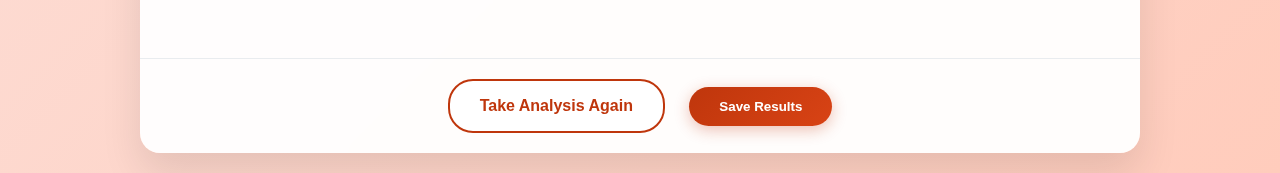
<file: true-autumn.html>
<!DOCTYPE html>
<html lang="en">
<head>
  <meta charset="UTF-8">
  <meta name="viewport" content="width=device-width, initial-scale=1.0">
  <title>True Autumn - Your Color Analysis Results</title>
  <link rel="stylesheet" href="result-styles.css">
  <style>
    :root {
      --primary-color: #bf360c;
      --secondary-color: #d84315;
      --primary-bg: #fbe9e7;
      --secondary-bg: #ffccbc;
      --primary-rgb: 191, 54, 12;
    }
  </style>
</head>
<body>
  <div class="result-container">
    <div class="header">
      <h1>True Autumn</h1>
      <p class="subtitle">Rich, warm, and earthy colors</p>
      <div class="user-colors" id="userColors"></div>
    </div>
    
    <div class="content">
      <div class="characteristics">
        <h2>Your Color Characteristics</h2>
        <div class="char-grid">
          <div class="char-item">
            <h3>Temperature</h3>
            <p>Warm undertones with golden, orange, or yellow-based colors</p>
          </div>
          <div class="char-item">
            <h3>Contrast</h3>
            <p>Medium contrast with rich, harmonious coloring</p>
          </div>
          <div class="char-item">
            <h3>Intensity</h3>
            <p>Rich, earthy colors that reflect natural warmth</p>
          </div>
          <div class="char-item">
            <h3>Best Features</h3>
            <p>Cool blue or brown eyes, fair to dark skin, dark brown hair</p>
          </div>
        </div>
      </div>

      <div class="color-palette">
        <h2>Your Perfect Color Palette</h2>
        <div class="palette-grid">
          <div class="color-swatch" style="background-color: #fff8e1" data-color="Cream"></div>
          <div class="color-swatch" style="background-color: #3e2723" data-color="Dark Brown"></div>
          <div class="color-swatch" style="background-color: #bf360c" data-color="Rust"></div>
          <div class="color-swatch" style="background-color: #ff8f00" data-color="Amber"></div>
          <div class="color-swatch" style="background-color: #689f38" data-color="Olive Green"></div>
          <div class="color-swatch" style="background-color: #795548" data-color="Chocolate"></div>
          <div class="color-swatch" style="background-color: #ff6f00" data-color="Orange"></div>
          <div class="color-swatch" style="background-color: #558b2f" data-color="Forest Green"></div>
          <div class="color-swatch" style="background-color: #e65100" data-color="Burnt Orange"></div>
          <div class="color-swatch" style="background-color: #827717" data-color="Moss"></div>
          <div class="color-swatch" style="background-color: #8d6e63" data-color="Mushroom"></div>
          <div class="color-swatch" style="background-color: #ff8a65" data-color="Terracotta"></div>
        </div>
      </div>

      <div class="recommendations">
        <div class="recommendation-section">
          <h3>Best Colors to Wear</h3>
          <ul>
            <li>Rust and burnt orange</li>
            <li>Golden amber and orange</li>
            <li>Olive and forest greens</li>
            <li>Chocolate and warm browns</li>
            <li>Terracotta and earth tones</li>
            <li>Mushroom and warm beiges</li>
          </ul>
        </div>
        
        <div class="recommendation-section">
          <h3>Colors to Avoid</h3>
          <ul>
            <li>Cool blues and greys</li>
            <li>Black (use dark brown)</li>
            <li>Pink and fuchsia</li>
            <li>Icy colors</li>
            <li>Purple and lavender</li>
            <li>Pure white (too harsh)</li>
          </ul>
        </div>
        
        <div class="recommendation-section">
          <h3>Makeup Recommendations</h3>
          <ul>
            <li>Warm, golden foundation</li>
            <li>Orange-red or coral lipstick</li>
            <li>Brown or bronze eyeliner</li>
            <li>Peach or warm orange blush</li>
            <li>Gold or bronze jewelry</li>
          </ul>
        </div>
        
        <div class="recommendation-section">
          <h3>Hair Color Suggestions</h3>
          <ul>
            <li>Auburn and copper</li>
            <li>Golden brown</li>
            <li>Chestnut brown</li>
            <li>Warm highlights</li>
            <li>Avoid ash tones</li>
          </ul>
        </div>
      </div>
    </div>
    
    <div class="actions">
      <a href="index.html" class="btn btn-secondary">Take Analysis Again</a>
      <button onclick="window.print()" class="btn btn-primary">Save Results</button>
    </div>
  </div>

  <script>
    const userColors = JSON.parse(localStorage.getItem('userColors') || '{}');
    const userColorsDiv = document.getElementById('userColors');
    
    if (userColors.skin && userColors.eyes && userColors.hair) {
      userColorsDiv.innerHTML = `
        <div class="user-color" style="background-color: ${userColors.skin}" title="Your Skin Tone"></div>
        <div class="user-color" style="background-color: ${userColors.eyes}" title="Your Eye Color"></div>
        <div class="user-color" style="background-color: ${userColors.hair}" title="Your Hair Color"></div>
      `;
    }
  </script>
</body>
</html>
</file>
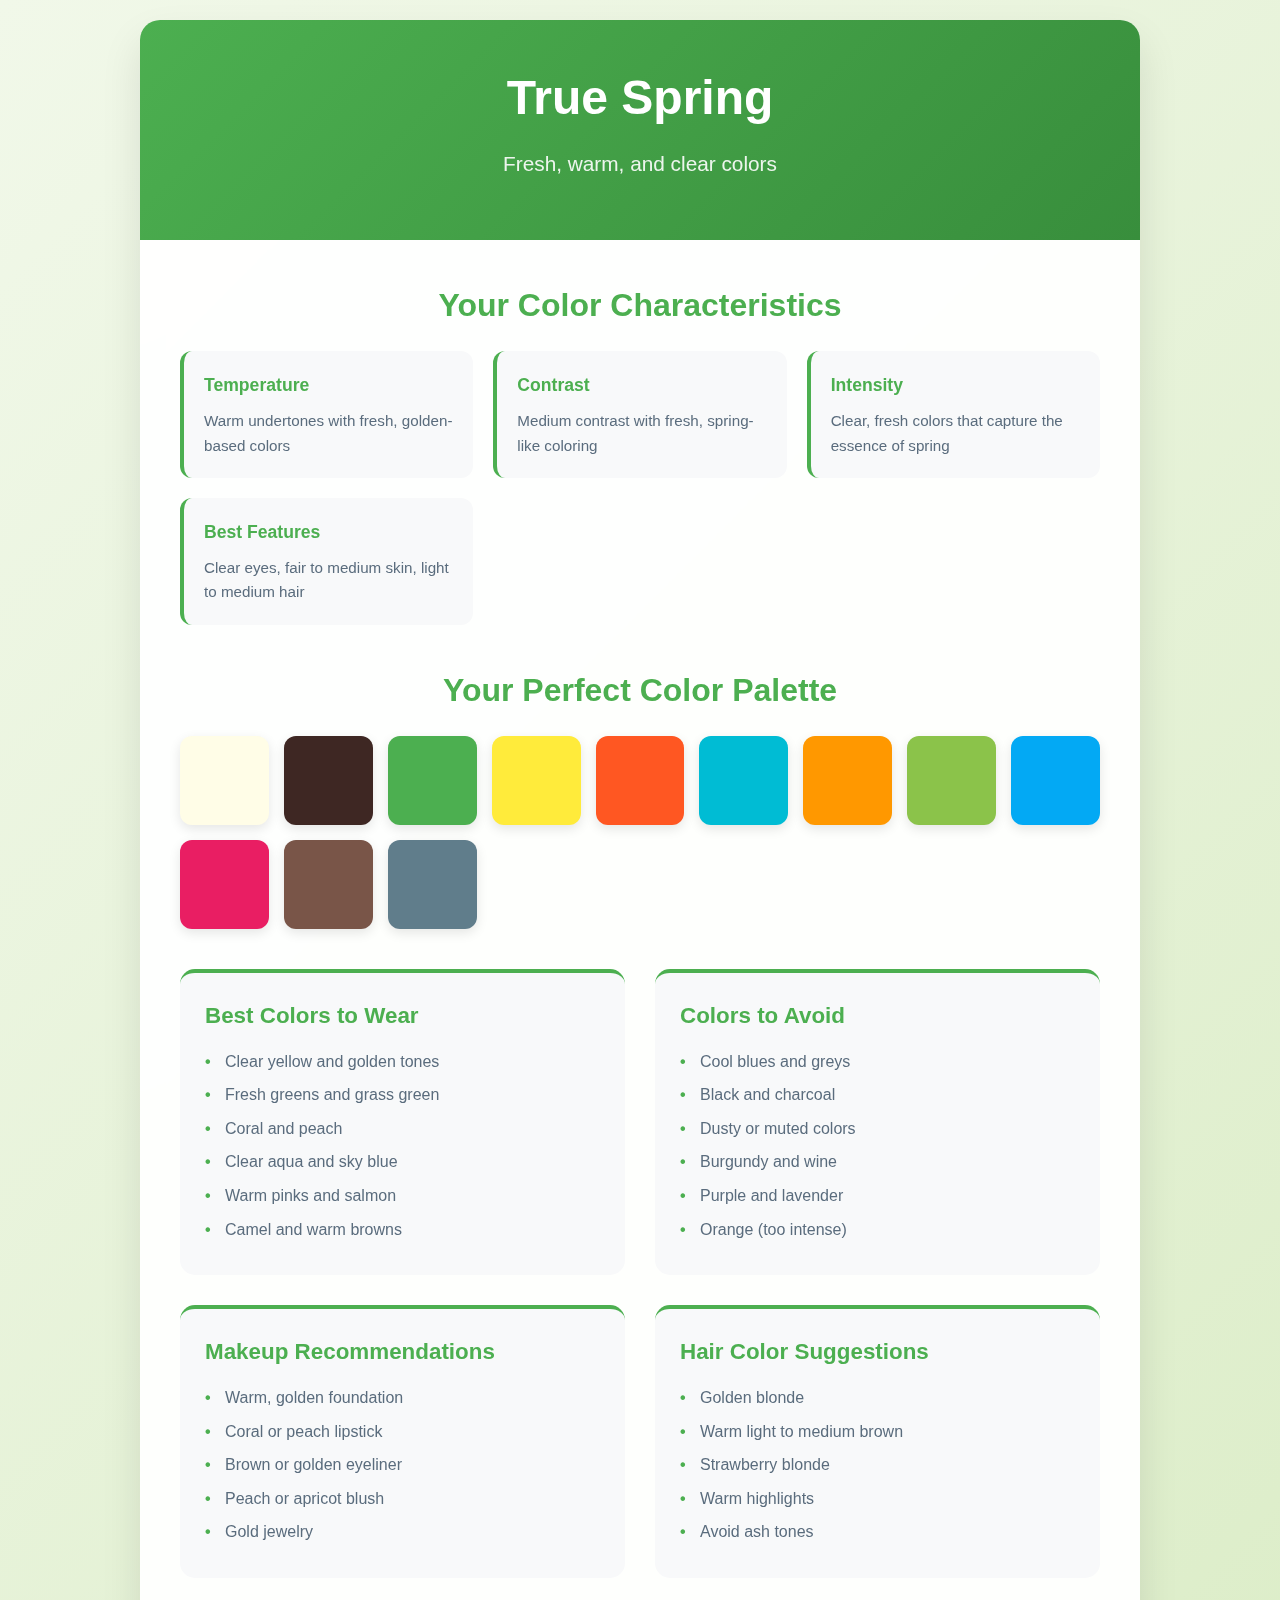
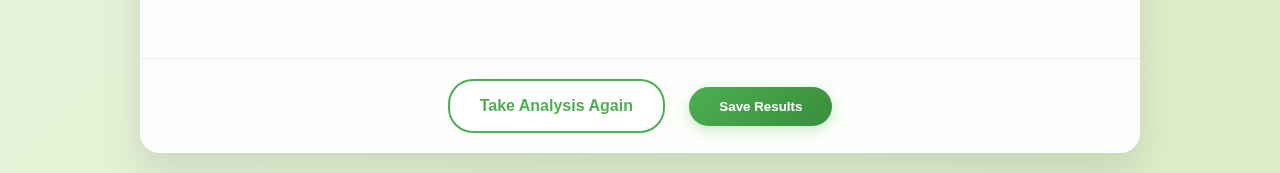
<file: true-spring.html>
<!DOCTYPE html>
<html lang="en">
<head>
  <meta charset="UTF-8">
  <meta name="viewport" content="width=device-width, initial-scale=1.0">
  <title>True Spring - Your Color Analysis Results</title>
  <link rel="stylesheet" href="result-styles.css">
  <style>
    :root {
      --primary-color: #4caf50;
      --secondary-color: #388e3c;
      --primary-bg: #f1f8e9;
      --secondary-bg: #dcedc8;
      --primary-rgb: 76, 175, 80;
    }
  </style>
</head>
<body>
  <div class="result-container">
    <div class="header">
      <h1>True Spring</h1>
      <p class="subtitle">Fresh, warm, and clear colors</p>
      <div class="user-colors" id="userColors"></div>
    </div>
    
    <div class="content">
      <div class="characteristics">
        <h2>Your Color Characteristics</h2>
        <div class="char-grid">
          <div class="char-item">
            <h3>Temperature</h3>
            <p>Warm undertones with fresh, golden-based colors</p>
          </div>
          <div class="char-item">
            <h3>Contrast</h3>
            <p>Medium contrast with fresh, spring-like coloring</p>
          </div>
          <div class="char-item">
            <h3>Intensity</h3>
            <p>Clear, fresh colors that capture the essence of spring</p>
          </div>
          <div class="char-item">
            <h3>Best Features</h3>
            <p>Clear eyes, fair to medium skin, light to medium hair</p>
          </div>
        </div>
      </div>

      <div class="color-palette">
        <h2>Your Perfect Color Palette</h2>
        <div class="palette-grid">
          <div class="color-swatch" style="background-color: #fffde7" data-color="Ivory"></div>
          <div class="color-swatch" style="background-color: #3e2723" data-color="Dark Brown"></div>
          <div class="color-swatch" style="background-color: #4caf50" data-color="True Green"></div>
          <div class="color-swatch" style="background-color: #ffeb3b" data-color="Clear Yellow"></div>
          <div class="color-swatch" style="background-color: #ff5722" data-color="Poppy Red"></div>
          <div class="color-swatch" style="background-color: #00bcd4" data-color="Clear Aqua"></div>
          <div class="color-swatch" style="background-color: #ff9800" data-color="Peach"></div>
          <div class="color-swatch" style="background-color: #8bc34a" data-color="Grass Green"></div>
          <div class="color-swatch" style="background-color: #03a9f4" data-color="Sky Blue"></div>
          <div class="color-swatch" style="background-color: #e91e63" data-color="Warm Pink"></div>
          <div class="color-swatch" style="background-color: #795548" data-color="Camel"></div>
          <div class="color-swatch" style="background-color: #607d8b" data-color="Periwinkle"></div>
        </div>
      </div>

      <div class="recommendations">
        <div class="recommendation-section">
          <h3>Best Colors to Wear</h3>
          <ul>
            <li>Clear yellow and golden tones</li>
            <li>Fresh greens and grass green</li>
            <li>Coral and peach</li>
            <li>Clear aqua and sky blue</li>
            <li>Warm pinks and salmon</li>
            <li>Camel and warm browns</li>
          </ul>
        </div>
        
        <div class="recommendation-section">
          <h3>Colors to Avoid</h3>
          <ul>
            <li>Cool blues and greys</li>
            <li>Black and charcoal</li>
            <li>Dusty or muted colors</li>
            <li>Burgundy and wine</li>
            <li>Purple and lavender</li>
            <li>Orange (too intense)</li>
          </ul>
        </div>
        
        <div class="recommendation-section">
          <h3>Makeup Recommendations</h3>
          <ul>
            <li>Warm, golden foundation</li>
            <li>Coral or peach lipstick</li>
            <li>Brown or golden eyeliner</li>
            <li>Peach or apricot blush</li>
            <li>Gold jewelry</li>
          </ul>
        </div>
        
        <div class="recommendation-section">
          <h3>Hair Color Suggestions</h3>
          <ul>
            <li>Golden blonde</li>
            <li>Warm light to medium brown</li>
            <li>Strawberry blonde</li>
            <li>Warm highlights</li>
            <li>Avoid ash tones</li>
          </ul>
        </div>
      </div>
    </div>
    
    <div class="actions">
      <a href="index.html" class="btn btn-secondary">Take Analysis Again</a>
      <button onclick="window.print()" class="btn btn-primary">Save Results</button>
    </div>
  </div>

  <script>
    const userColors = JSON.parse(localStorage.getItem('userColors') || '{}');
    const userColorsDiv = document.getElementById('userColors');
    
    if (userColors.skin && userColors.eyes && userColors.hair) {
      userColorsDiv.innerHTML = `
        <div class="user-color" style="background-color: ${userColors.skin}" title="Your Skin Tone"></div>
        <div class="user-color" style="background-color: ${userColors.eyes}" title="Your Eye Color"></div>
        <div class="user-color" style="background-color: ${userColors.hair}" title="Your Hair Color"></div>
      `;
    }
  </script>
</body>
</html>
</file>
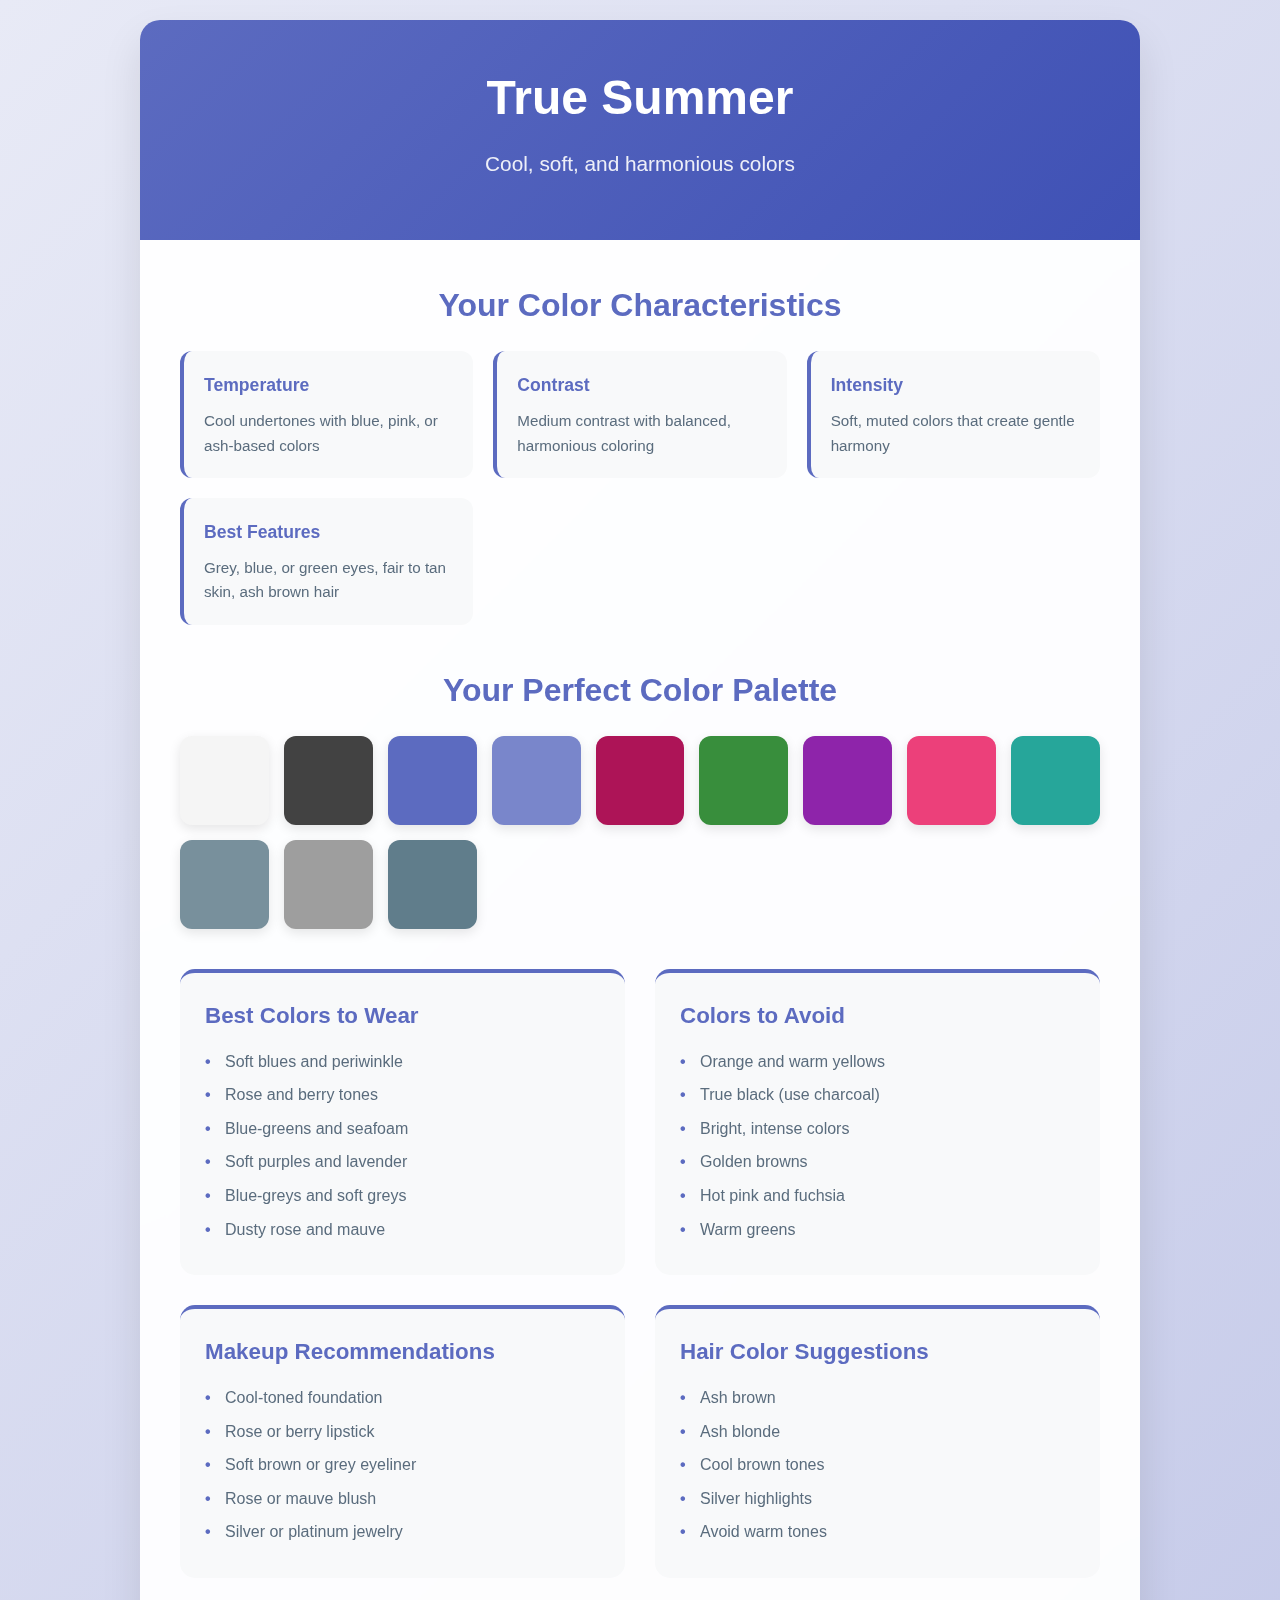
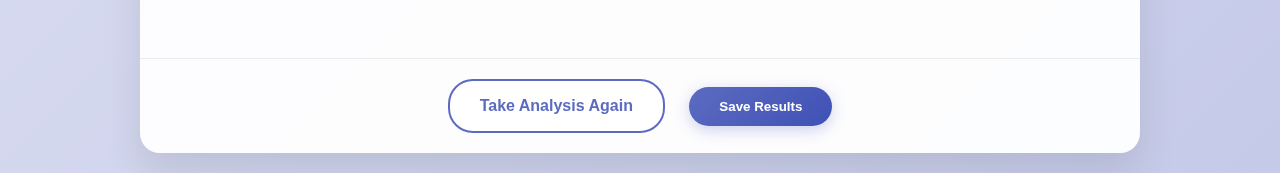
<file: true-summer.html>
<!DOCTYPE html>
<html lang="en">
<head>
  <meta charset="UTF-8">
  <meta name="viewport" content="width=device-width, initial-scale=1.0">
  <title>True Summer - Your Color Analysis Results</title>
  <link rel="stylesheet" href="result-styles.css">
  <style>
    :root {
      --primary-color: #5c6bc0;
      --secondary-color: #3f51b5;
      --primary-bg: #e8eaf6;
      --secondary-bg: #c5cae9;
      --primary-rgb: 92, 107, 192;
    }
  </style>
</head>
<body>
  <div class="result-container">
    <div class="header">
      <h1>True Summer</h1>
      <p class="subtitle">Cool, soft, and harmonious colors</p>
      <div class="user-colors" id="userColors"></div>
    </div>
    
    <div class="content">
      <div class="characteristics">
        <h2>Your Color Characteristics</h2>
        <div class="char-grid">
          <div class="char-item">
            <h3>Temperature</h3>
            <p>Cool undertones with blue, pink, or ash-based colors</p>
          </div>
          <div class="char-item">
            <h3>Contrast</h3>
            <p>Medium contrast with balanced, harmonious coloring</p>
          </div>
          <div class="char-item">
            <h3>Intensity</h3>
            <p>Soft, muted colors that create gentle harmony</p>
          </div>
          <div class="char-item">
            <h3>Best Features</h3>
            <p>Grey, blue, or green eyes, fair to tan skin, ash brown hair</p>
          </div>
        </div>
      </div>

      <div class="color-palette">
        <h2>Your Perfect Color Palette</h2>
        <div class="palette-grid">
          <div class="color-swatch" style="background-color: #f5f5f5" data-color="Soft White"></div>
          <div class="color-swatch" style="background-color: #424242" data-color="Charcoal"></div>
          <div class="color-swatch" style="background-color: #5c6bc0" data-color="Periwinkle"></div>
          <div class="color-swatch" style="background-color: #7986cb" data-color="Soft Blue"></div>
          <div class="color-swatch" style="background-color: #ad1457" data-color="Rose Berry"></div>
          <div class="color-swatch" style="background-color: #388e3c" data-color="Blue Green"></div>
          <div class="color-swatch" style="background-color: #8e24aa" data-color="Soft Purple"></div>
          <div class="color-swatch" style="background-color: #ec407a" data-color="Dusty Rose"></div>
          <div class="color-swatch" style="background-color: #26a69a" data-color="Seafoam"></div>
          <div class="color-swatch" style="background-color: #78909c" data-color="Blue Grey"></div>
          <div class="color-swatch" style="background-color: #9e9e9e" data-color="Soft Grey"></div>
          <div class="color-swatch" style="background-color: #607d8b" data-color="Slate Blue"></div>
        </div>
      </div>

      <div class="recommendations">
        <div class="recommendation-section">
          <h3>Best Colors to Wear</h3>
          <ul>
            <li>Soft blues and periwinkle</li>
            <li>Rose and berry tones</li>
            <li>Blue-greens and seafoam</li>
            <li>Soft purples and lavender</li>
            <li>Blue-greys and soft greys</li>
            <li>Dusty rose and mauve</li>
          </ul>
        </div>
        
        <div class="recommendation-section">
          <h3>Colors to Avoid</h3>
          <ul>
            <li>Orange and warm yellows</li>
            <li>True black (use charcoal)</li>
            <li>Bright, intense colors</li>
            <li>Golden browns</li>
            <li>Hot pink and fuchsia</li>
            <li>Warm greens</li>
          </ul>
        </div>
        
        <div class="recommendation-section">
          <h3>Makeup Recommendations</h3>
          <ul>
            <li>Cool-toned foundation</li>
            <li>Rose or berry lipstick</li>
            <li>Soft brown or grey eyeliner</li>
            <li>Rose or mauve blush</li>
            <li>Silver or platinum jewelry</li>
          </ul>
        </div>
        
        <div class="recommendation-section">
          <h3>Hair Color Suggestions</h3>
          <ul>
            <li>Ash brown</li>
            <li>Ash blonde</li>
            <li>Cool brown tones</li>
            <li>Silver highlights</li>
            <li>Avoid warm tones</li>
          </ul>
        </div>
      </div>
    </div>
    
    <div class="actions">
      <a href="index.html" class="btn btn-secondary">Take Analysis Again</a>
      <button onclick="window.print()" class="btn btn-primary">Save Results</button>
    </div>
  </div>

  <script>
    const userColors = JSON.parse(localStorage.getItem('userColors') || '{}');
    const userColorsDiv = document.getElementById('userColors');
    
    if (userColors.skin && userColors.eyes && userColors.hair) {
      userColorsDiv.innerHTML = `
        <div class="user-color" style="background-color: ${userColors.skin}" title="Your Skin Tone"></div>
        <div class="user-color" style="background-color: ${userColors.eyes}" title="Your Eye Color"></div>
        <div class="user-color" style="background-color: ${userColors.hair}" title="Your Hair Color"></div>
      `;
    }
  </script>
</body>
</html>
</file>
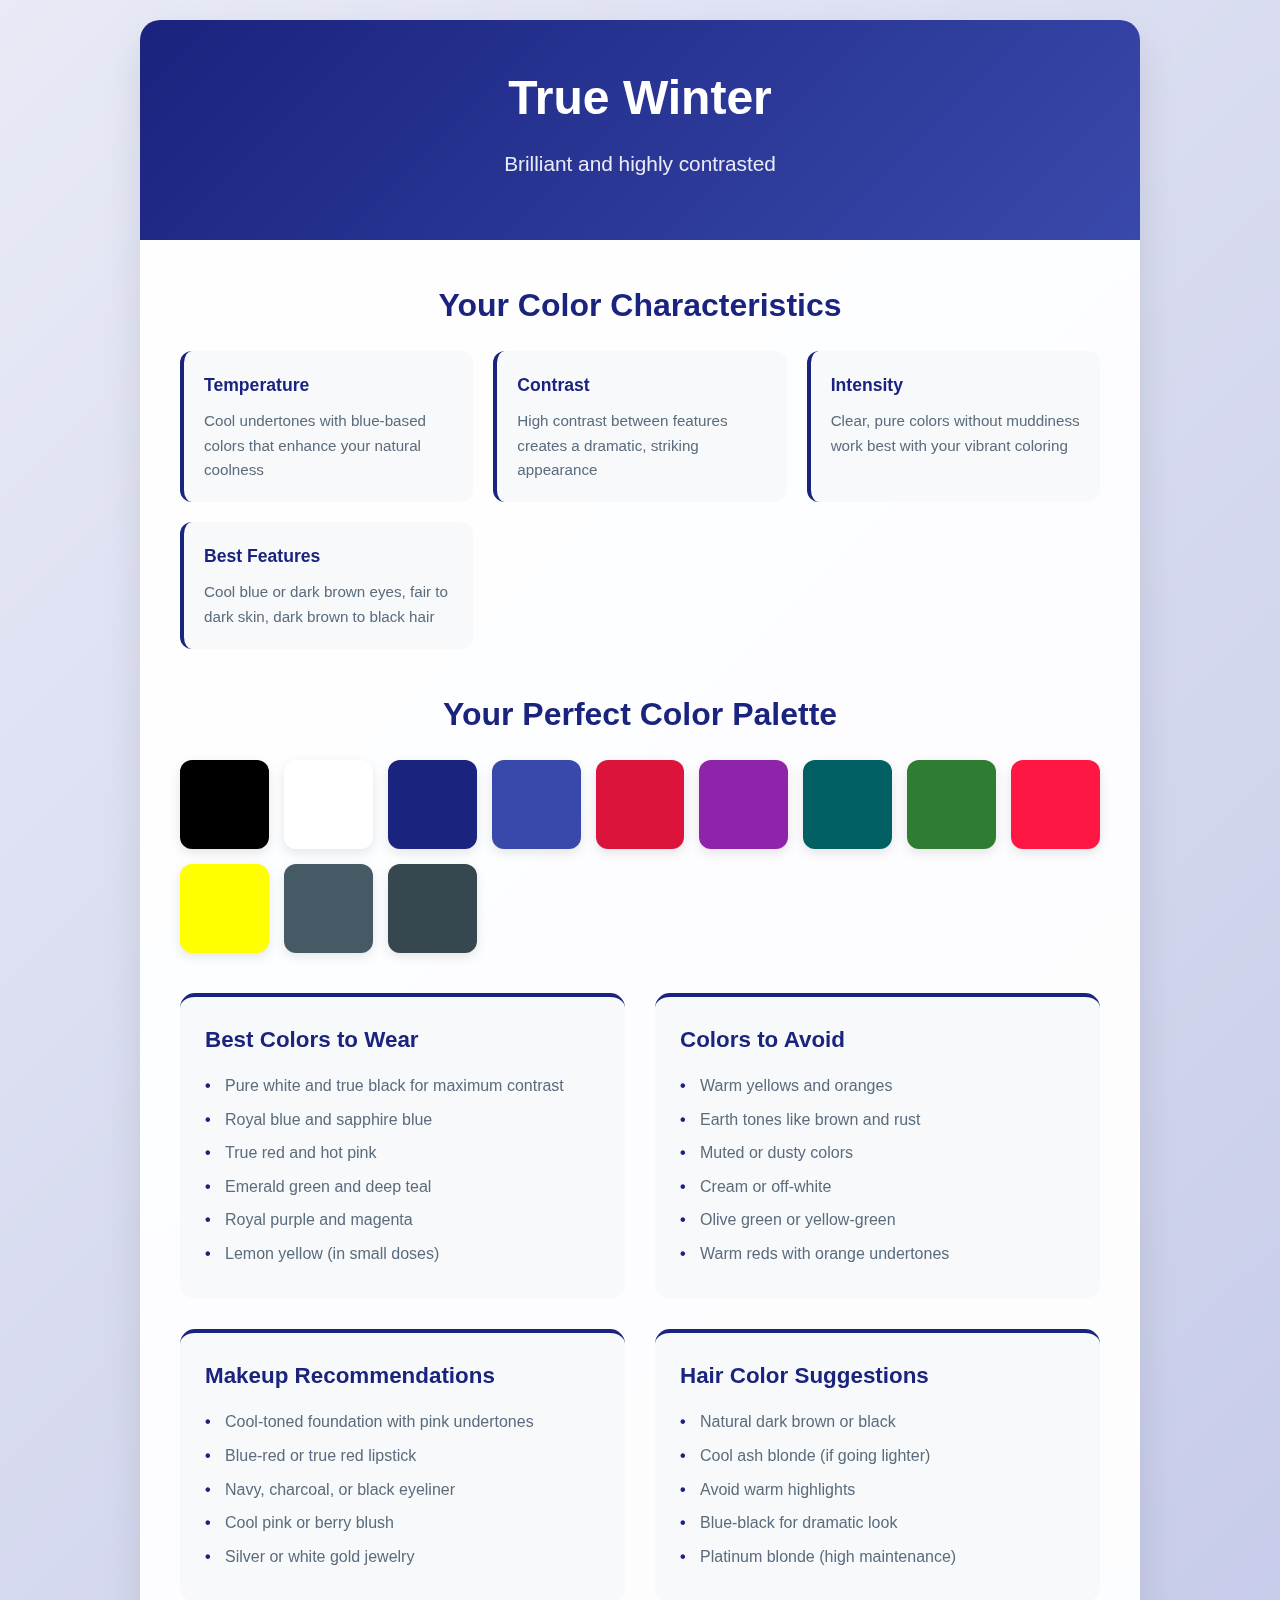
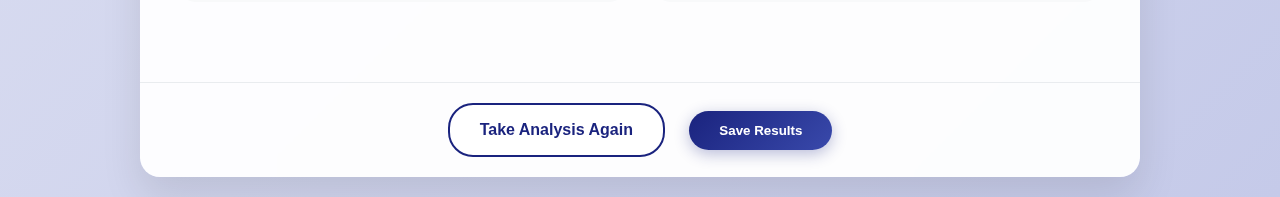
<file: true-winter.html>
<!DOCTYPE html>
<html lang="en">
<head>
  <meta charset="UTF-8">
  <meta name="viewport" content="width=device-width, initial-scale=1.0">
  <title>True Winter - Your Color Analysis Results</title>
  <link rel="stylesheet" href="result-styles.css">
  <style>
    :root {
      --primary-color: #1a237e;
      --secondary-color: #3949ab;
      --primary-bg: #e8eaf6;
      --secondary-bg: #c5cae9;
      --primary-rgb: 26, 35, 126;
    }
  </style>
</head>
<body>
  <div class="result-container">
    <div class="header">
      <h1>True Winter</h1>
      <p class="subtitle">Brilliant and highly contrasted</p>
      <div class="user-colors" id="userColors"></div>
    </div>
    
    <div class="content">
      <div class="characteristics">
        <h2>Your Color Characteristics</h2>
        <div class="char-grid">
          <div class="char-item">
            <h3>Temperature</h3>
            <p>Cool undertones with blue-based colors that enhance your natural coolness</p>
          </div>
          <div class="char-item">
            <h3>Contrast</h3>
            <p>High contrast between features creates a dramatic, striking appearance</p>
          </div>
          <div class="char-item">
            <h3>Intensity</h3>
            <p>Clear, pure colors without muddiness work best with your vibrant coloring</p>
          </div>
          <div class="char-item">
            <h3>Best Features</h3>
            <p>Cool blue or dark brown eyes, fair to dark skin, dark brown to black hair</p>
          </div>
        </div>
      </div>

      <div class="color-palette">
        <h2>Your Perfect Color Palette</h2>
        <div class="palette-grid">
          <div class="color-swatch" style="background-color: #000000" data-color="True Black"></div>
          <div class="color-swatch" style="background-color: #FFFFFF" data-color="Pure White"></div>
          <div class="color-swatch" style="background-color: #1a237e" data-color="Royal Blue"></div>
          <div class="color-swatch" style="background-color: #3949ab" data-color="Sapphire"></div>
          <div class="color-swatch" style="background-color: #dc143c" data-color="True Red"></div>
          <div class="color-swatch" style="background-color: #8e24aa" data-color="Royal Purple"></div>
          <div class="color-swatch" style="background-color: #006064" data-color="Deep Teal"></div>
          <div class="color-swatch" style="background-color: #2e7d32" data-color="Emerald Green"></div>
          <div class="color-swatch" style="background-color: #ff1744" data-color="Fuchsia Pink"></div>
          <div class="color-swatch" style="background-color: #ffff00" data-color="Lemon Yellow"></div>
          <div class="color-swatch" style="background-color: #455a64" data-color="Charcoal Grey"></div>
          <div class="color-swatch" style="background-color: #37474f" data-color="Navy Blue"></div>
        </div>
      </div>

      <div class="recommendations">
        <div class="recommendation-section">
          <h3>Best Colors to Wear</h3>
          <ul>
            <li>Pure white and true black for maximum contrast</li>
            <li>Royal blue and sapphire blue</li>
            <li>True red and hot pink</li>
            <li>Emerald green and deep teal</li>
            <li>Royal purple and magenta</li>
            <li>Lemon yellow (in small doses)</li>
          </ul>
        </div>
        
        <div class="recommendation-section">
          <h3>Colors to Avoid</h3>
          <ul>
            <li>Warm yellows and oranges</li>
            <li>Earth tones like brown and rust</li>
            <li>Muted or dusty colors</li>
            <li>Cream or off-white</li>
            <li>Olive green or yellow-green</li>
            <li>Warm reds with orange undertones</li>
          </ul>
        </div>
        
        <div class="recommendation-section">
          <h3>Makeup Recommendations</h3>
          <ul>
            <li>Cool-toned foundation with pink undertones</li>
            <li>Blue-red or true red lipstick</li>
            <li>Navy, charcoal, or black eyeliner</li>
            <li>Cool pink or berry blush</li>
            <li>Silver or white gold jewelry</li>
          </ul>
        </div>
        
        <div class="recommendation-section">
          <h3>Hair Color Suggestions</h3>
          <ul>
            <li>Natural dark brown or black</li>
            <li>Cool ash blonde (if going lighter)</li>
            <li>Avoid warm highlights</li>
            <li>Blue-black for dramatic look</li>
            <li>Platinum blonde (high maintenance)</li>
          </ul>
        </div>
      </div>
    </div>
    
    <div class="actions">
      <a href="index.html" class="btn btn-secondary">Take Analysis Again</a>
      <button onclick="window.print()" class="btn btn-primary">Save Results</button>
    </div>
  </div>

  <script>
    // Display user's selected colors
    const userColors = JSON.parse(localStorage.getItem('userColors') || '{}');
    const userColorsDiv = document.getElementById('userColors');
    
    if (userColors.skin && userColors.eyes && userColors.hair) {
      userColorsDiv.innerHTML = `
        <div class="user-color" style="background-color: ${userColors.skin}" title="Your Skin Tone"></div>
        <div class="user-color" style="background-color: ${userColors.eyes}" title="Your Eye Color"></div>
        <div class="user-color" style="background-color: ${userColors.hair}" title="Your Hair Color"></div>
      `;
    }
  </script>
</body>
</html>
</file>
<file: result-styles.css>
* {
  margin: 0;
  padding: 0;
  box-sizing: border-box;
}

body {
  font-family: 'Segoe UI', Tahoma, Geneva, Verdana, sans-serif;
  background: linear-gradient(135deg, var(--primary-bg) 0%, var(--secondary-bg) 100%);
  min-height: 100vh;
  padding: 20px;
  line-height: 1.6;
}

.result-container {
  max-width: 1000px;
  margin: 0 auto;
  background: rgba(255, 255, 255, 0.95);
  border-radius: 20px;
  box-shadow: 0 20px 40px rgba(0, 0, 0, 0.1);
  backdrop-filter: blur(10px);
  overflow: hidden;
}

.header {
  background: linear-gradient(135deg, var(--primary-color) 0%, var(--secondary-color) 100%);
  color: white;
  padding: 40px;
  text-align: center;
}

.header h1 {
  font-size: 3rem;
  margin-bottom: 10px;
  font-weight: 700;
}

.header .subtitle {
  font-size: 1.3rem;
  opacity: 0.9;
  margin-bottom: 20px;
}

.user-colors {
  display: flex;
  justify-content: center;
  gap: 15px;
  margin-top: 20px;
}

.user-color {
  width: 50px;
  height: 50px;
  border-radius: 50%;
  border: 3px solid rgba(255, 255, 255, 0.5);
  box-shadow: 0 4px 15px rgba(0, 0, 0, 0.2);
}

.content {
  padding: 40px;
}

.characteristics {
  margin-bottom: 40px;
}

.characteristics h2 {
  color: var(--primary-color);
  font-size: 2rem;
  margin-bottom: 20px;
  text-align: center;
}

.char-grid {
  display: grid;
  grid-template-columns: repeat(auto-fit, minmax(250px, 1fr));
  gap: 20px;
  margin-bottom: 30px;
}

.char-item {
  background: #f8f9fa;
  padding: 20px;
  border-radius: 12px;
  border-left: 4px solid var(--primary-color);
}

.char-item h3 {
  color: var(--primary-color);
  margin-bottom: 10px;
  font-size: 1.1rem;
}

.char-item p {
  color: #5a6c7d;
  font-size: 0.95rem;
}

.color-palette {
  margin-bottom: 40px;
}

.color-palette h2 {
  color: var(--primary-color);
  font-size: 2rem;
  margin-bottom: 20px;
  text-align: center;
}

.palette-grid {
  display: grid;
  grid-template-columns: repeat(auto-fill, minmax(80px, 1fr));
  gap: 15px;
  margin-bottom: 30px;
}

.color-swatch {
  aspect-ratio: 1;
  border-radius: 12px;
  box-shadow: 0 4px 12px rgba(0, 0, 0, 0.1);
  transition: all 0.3s ease;
  position: relative;
  overflow: hidden;
}

.color-swatch:hover {
  transform: translateY(-5px);
  box-shadow: 0 8px 20px rgba(0, 0, 0, 0.2);
}

.color-swatch::after {
  content: attr(data-color);
  position: absolute;
  bottom: 0;
  left: 0;
  right: 0;
  background: rgba(0, 0, 0, 0.7);
  color: white;
  padding: 4px;
  font-size: 0.7rem;
  text-align: center;
  opacity: 0;
  transition: opacity 0.3s ease;
}

.color-swatch:hover::after {
  opacity: 1;
}

.recommendations {
  display: grid;
  grid-template-columns: repeat(auto-fit, minmax(300px, 1fr));
  gap: 30px;
  margin-bottom: 40px;
}

.recommendation-section {
  background: #f8f9fa;
  padding: 25px;
  border-radius: 15px;
  border-top: 4px solid var(--primary-color);
}

.recommendation-section h3 {
  color: var(--primary-color);
  font-size: 1.4rem;
  margin-bottom: 15px;
}

.recommendation-section ul {
  list-style: none;
}

.recommendation-section li {
  color: #5a6c7d;
  margin-bottom: 8px;
  padding-left: 20px;
  position: relative;
}

.recommendation-section li::before {
  content: "•";
  color: var(--primary-color);
  font-weight: bold;
  position: absolute;
  left: 0;
}

.actions {
  text-align: center;
  padding: 20px 0;
  border-top: 1px solid #e9ecef;
}

.btn {
  display: inline-block;
  padding: 12px 30px;
  margin: 0 10px;
  border: none;
  border-radius: 25px;
  text-decoration: none;
  font-weight: 600;
  transition: all 0.3s ease;
  cursor: pointer;
}

.btn-primary {
  background: linear-gradient(135deg, var(--primary-color) 0%, var(--secondary-color) 100%);
  color: white;
  box-shadow: 0 4px 15px rgba(var(--primary-rgb), 0.3);
}

.btn-primary:hover {
  transform: translateY(-2px);
  box-shadow: 0 6px 20px rgba(var(--primary-rgb), 0.4);
}

.btn-secondary {
  background: #fff;
  color: var(--primary-color);
  border: 2px solid var(--primary-color);
}

.btn-secondary:hover {
  background: var(--primary-color);
  color: white;
  transform: translateY(-2px);
}

/* Responsive design */
@media (max-width: 768px) {
  .header {
    padding: 30px 20px;
  }
  
  .header h1 {
    font-size: 2.2rem;
  }
  
  .header .subtitle {
    font-size: 1.1rem;
  }
  
  .content {
    padding: 30px 20px;
  }
  
  .palette-grid {
    grid-template-columns: repeat(auto-fill, minmax(60px, 1fr));
    gap: 10px;
  }
  
  .recommendations {
    grid-template-columns: 1fr;
    gap: 20px;
  }
  
  .user-colors {
    gap: 10px;
  }
  
  .user-color {
    width: 40px;
    height: 40px;
  }
  
  .btn {
    display: block;
    margin: 10px auto;
    max-width: 200px;
  }
}

/* Season-specific color variables will be set in each individual page */
</file>
